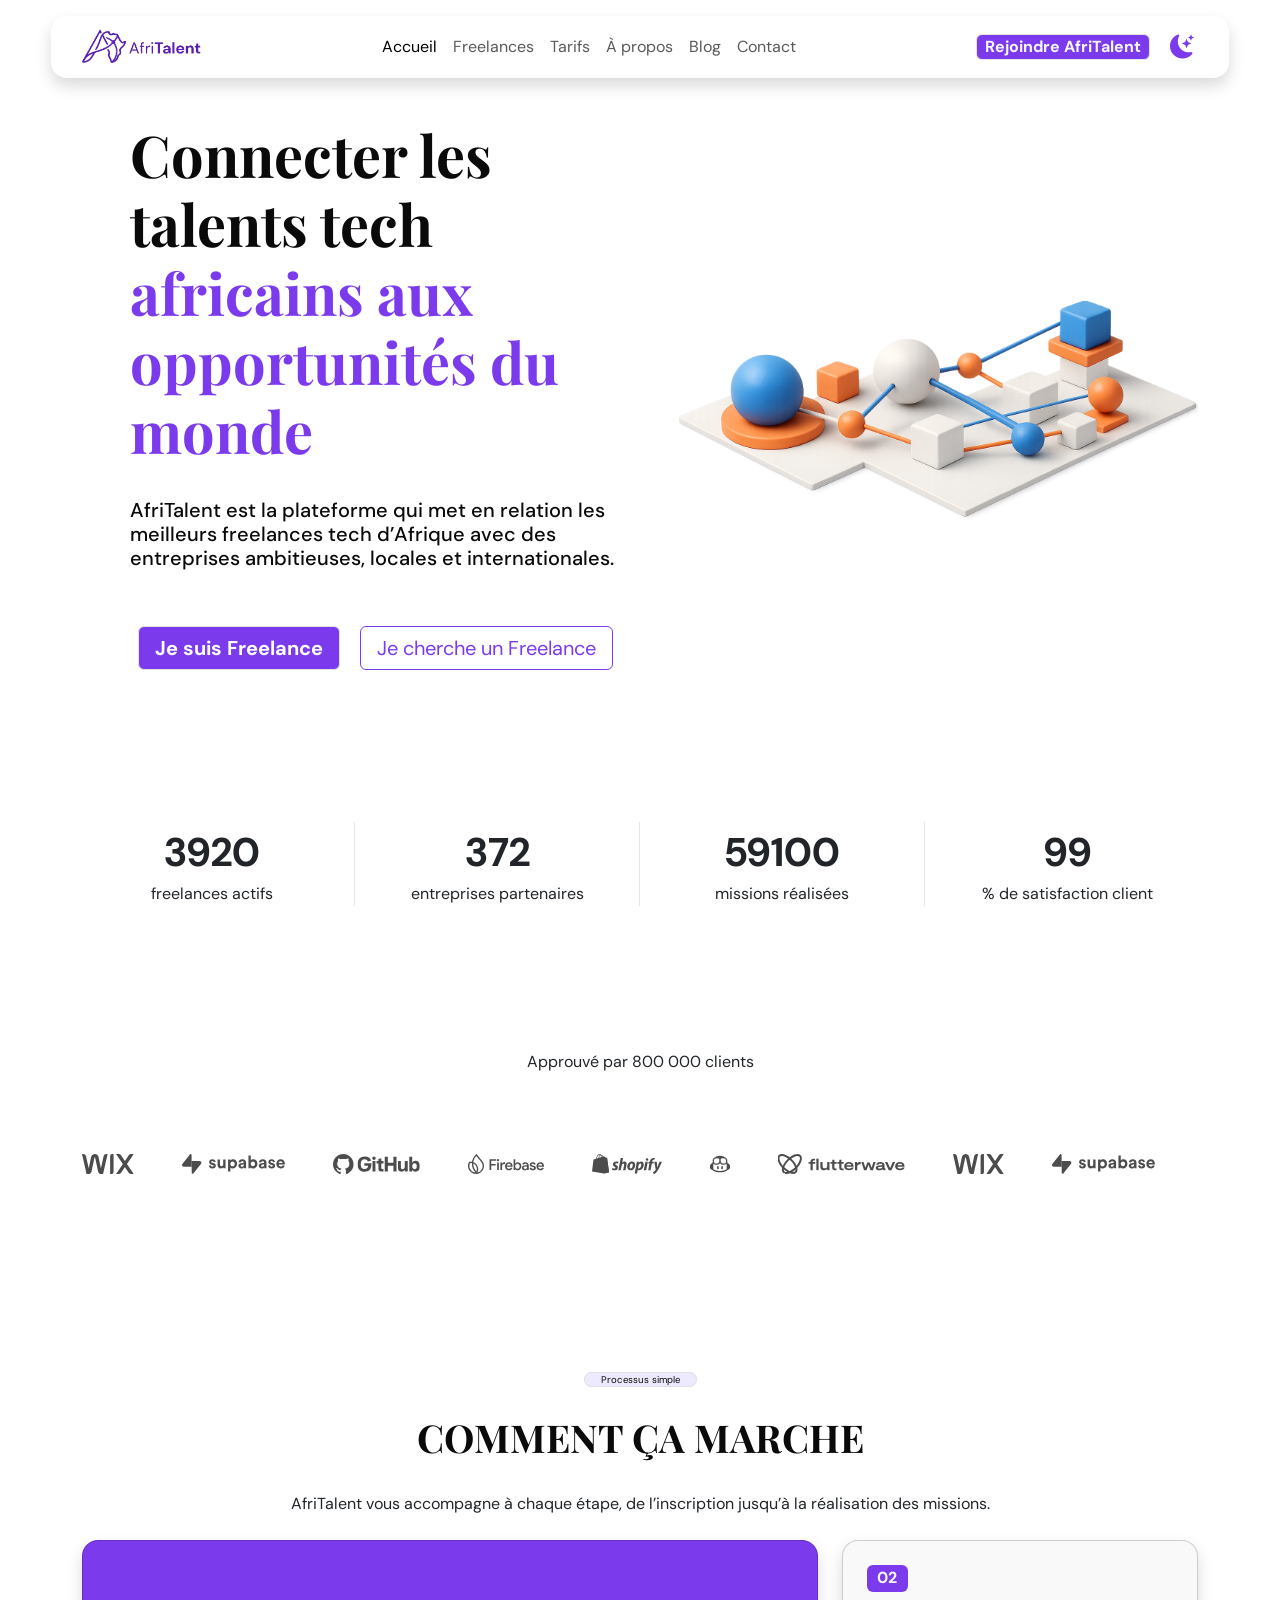
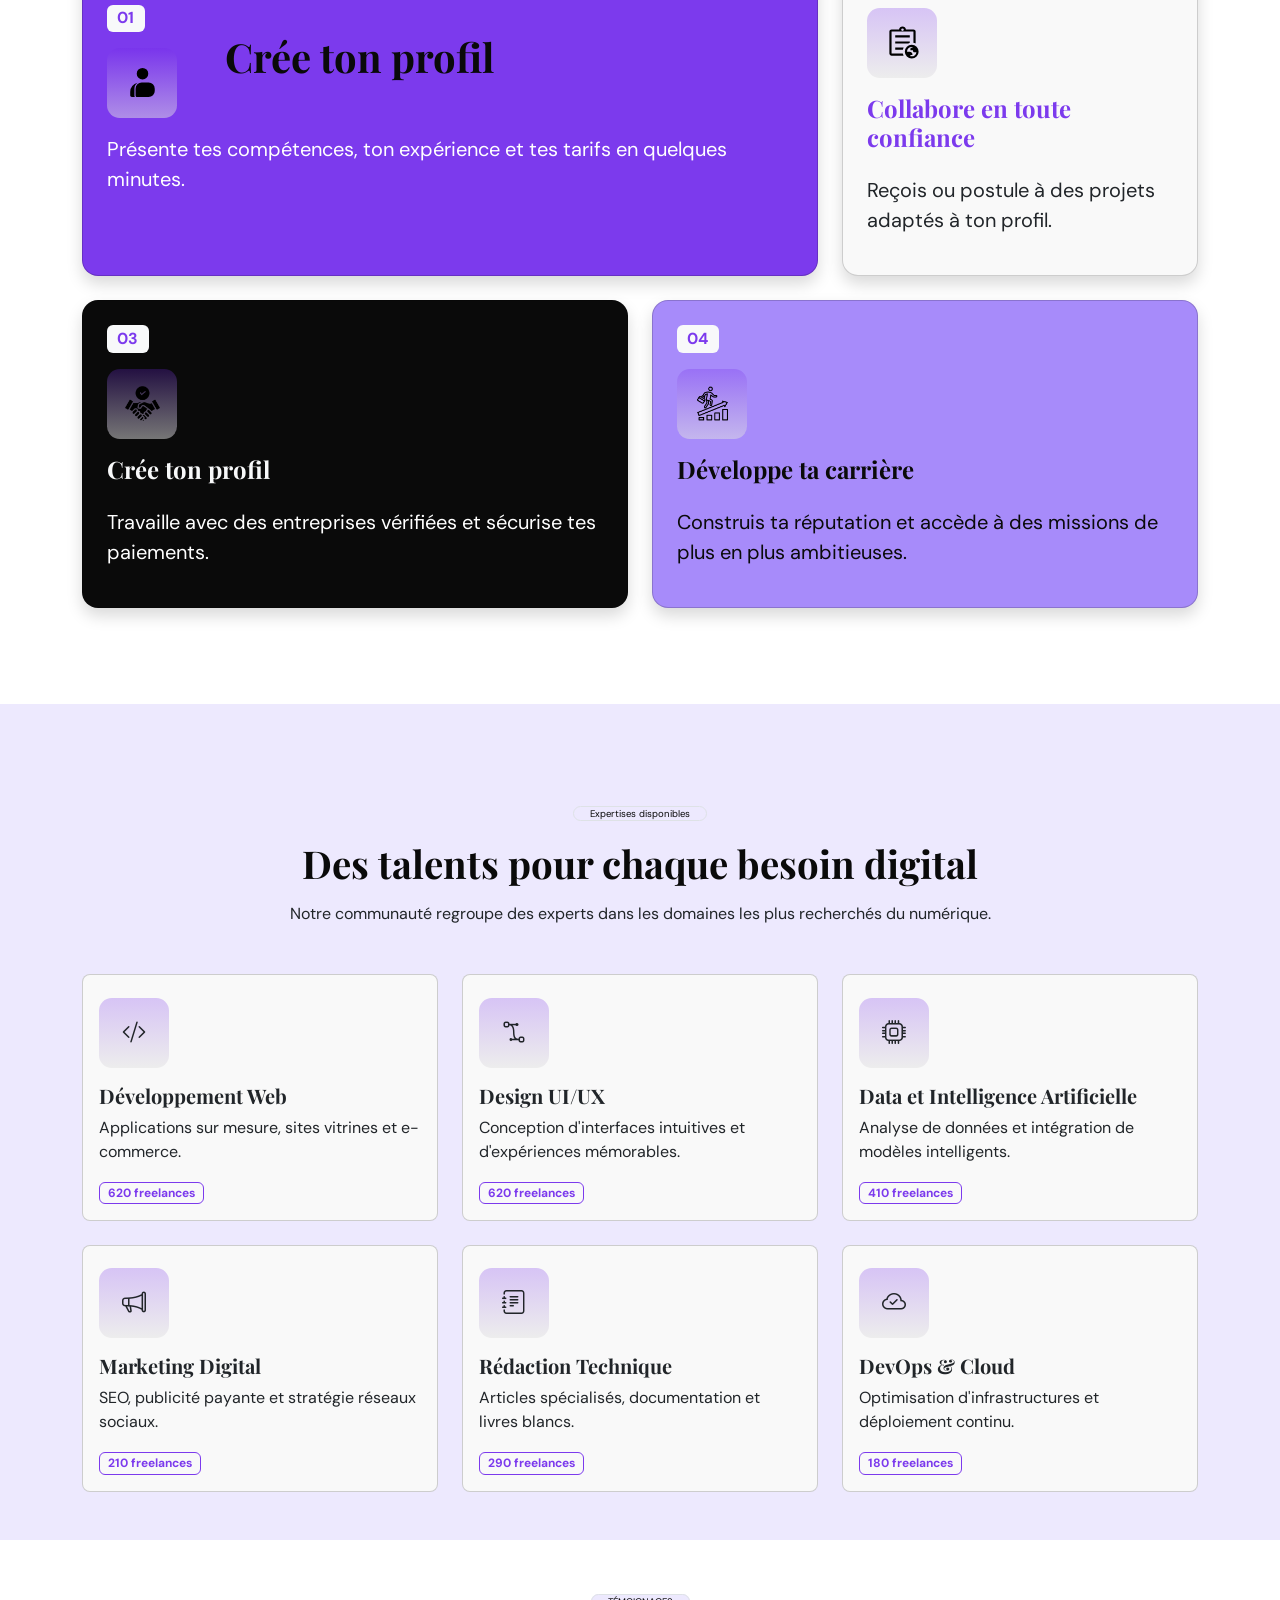
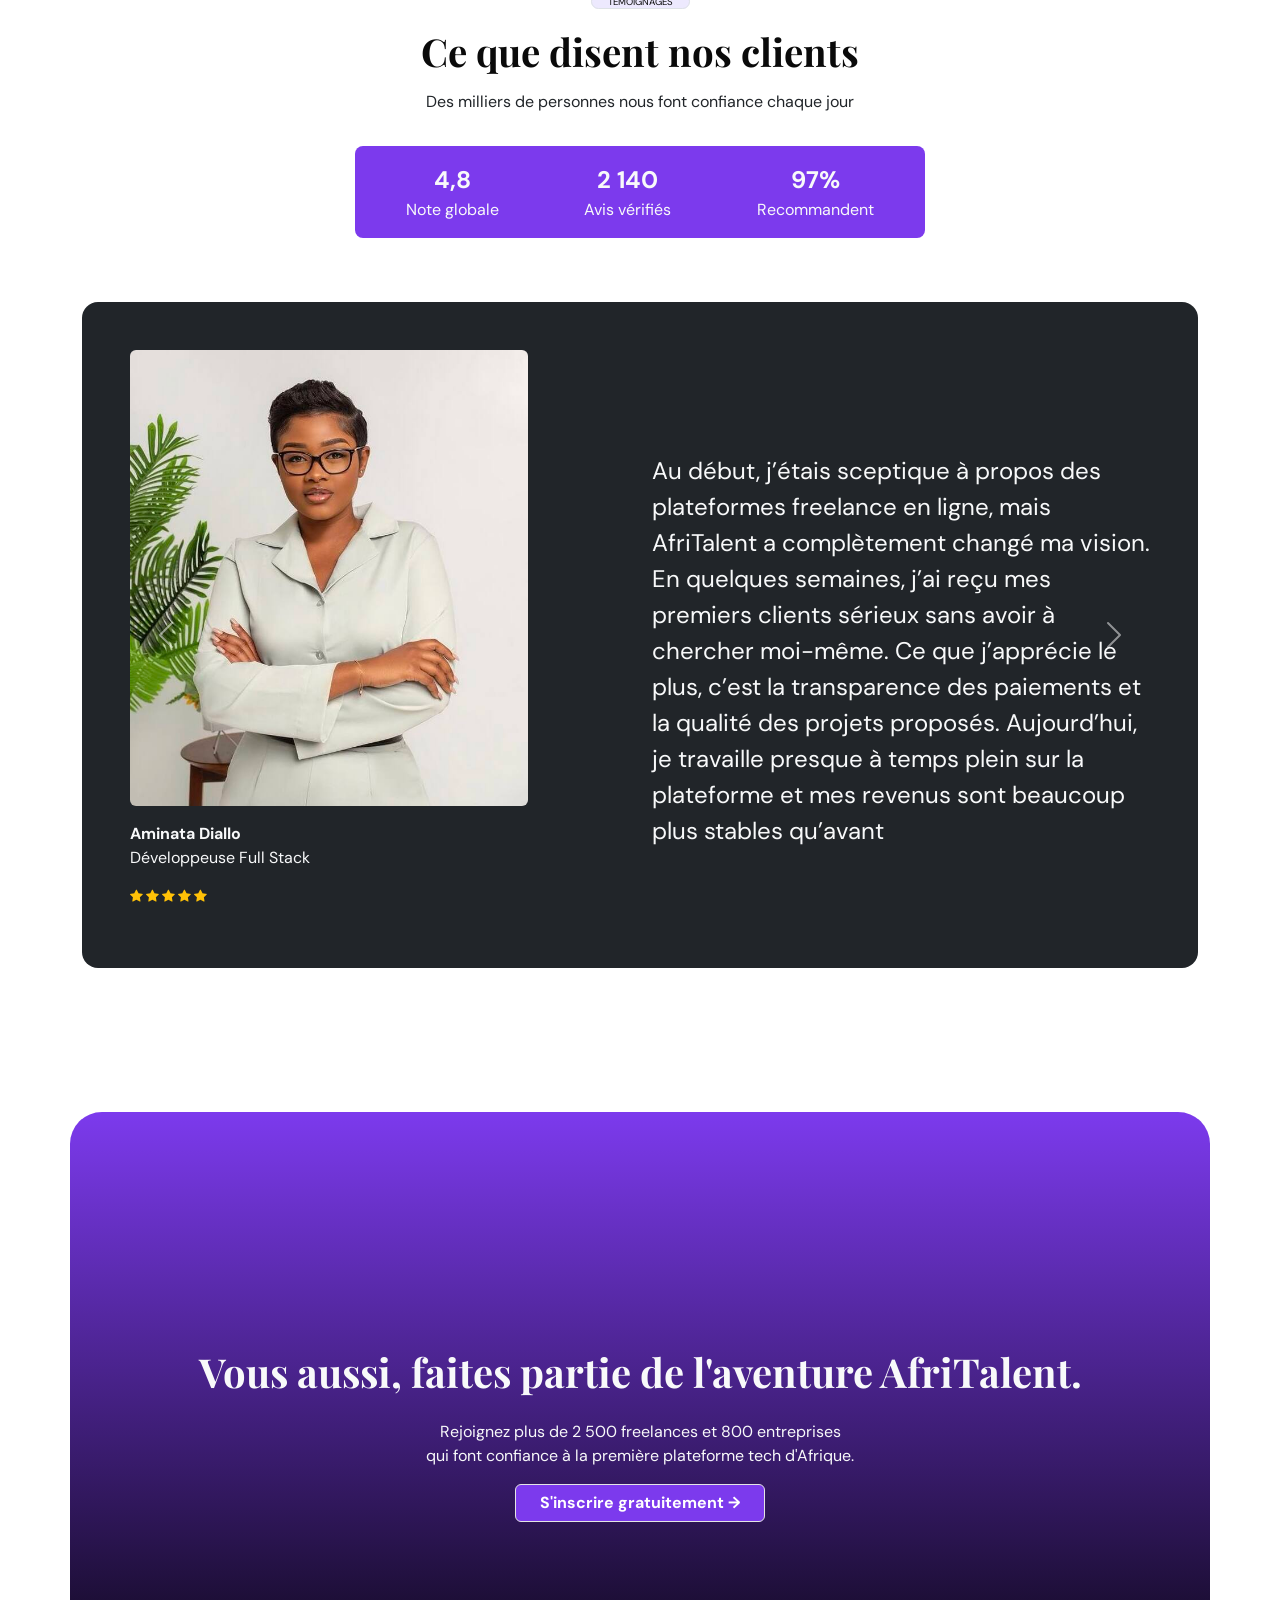
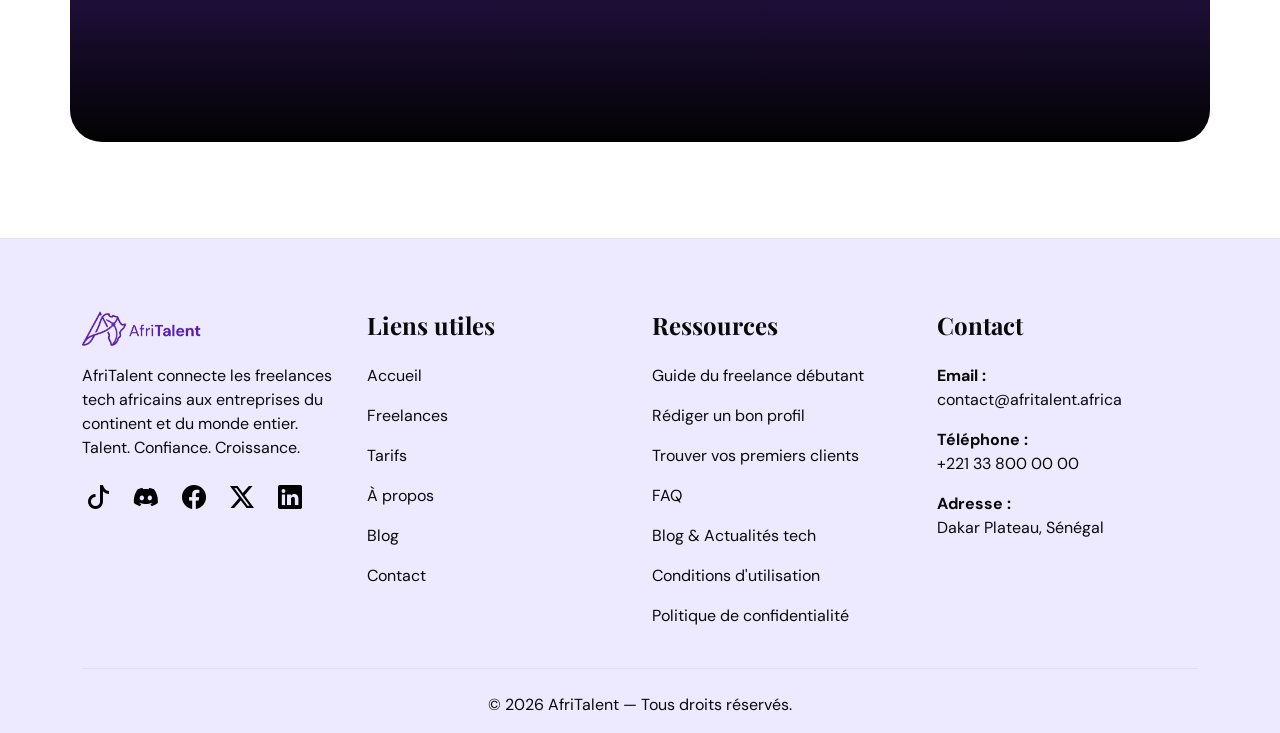
<file: index.html>
<!DOCTYPE html>
<html lang="fr">

<head>
    <meta charset="UTF-8">
    <meta name="viewport" content="width=device-width, initial-scale=1.0">
    <title>Aceuil</title>
    <link rel="stylesheet" href="https://cdn.jsdelivr.net/npm/bootstrap@5.3.8/dist/css/bootstrap.min.css">
    <link rel="stylesheet" href="https://cdn.jsdelivr.net/npm/bootstrap-icons@1.13.1/font/bootstrap-icons.min.css">
    <link rel="stylesheet" href="css/style.css" type="text/css">
    <link rel="icon" href="image/iconelogo.png" type="image/png">
</head>

<body>

    <!--=================================
     ====header site avec menu navigation
     ==================================== -->
    <header>
        <nav id="navbar"
            class="navbar navbar-expand-lg mt-3 shadow mx-auto navbar-light rounded-4 menu-glace fixed-top">
            <div class="container">
                <!-- logo  -->
                <a class="navbar-brand" href="index.html">
                    <img src="image/logo.png" alt="Afritalent">
                </a>

                <!-- menu burger  -->
                <button class="navbar-toggler" type="button" data-bs-toggle="collapse" data-bs-target="#navMenu"
                    aria-controls="navMenu" aria-expanded="false" aria-label="Toggle navigation">
                    <span class="navbar-toggler-icon"></span>
                </button>

                <div class="collapse navbar-collapse" id="navMenu">
                    <!-- lien de menu  -->
                    <ul class="navbar-nav mx-auto">
                        <li class="nav-item"><a class="nav-link active" href="#">Accueil</a></li>
                        <li class="nav-item"><a class="nav-link" href="freelances.html">Freelances</a>
                        </li>
                        <li class="nav-item"><a class="nav-link" href="tarifs.html">Tarifs</a></li>
                        <li class="nav-item"><a class="nav-link" href="about.html">À propos</a></li>
                        <li class="nav-item"><a class="nav-link" href="blog.html">Blog</a></li>
                        <li class="nav-item"><a class="nav-link" href="contact.html">Contact</a></li>
                    </ul>
                    <div class="nav-item rounded-2 btn-primary list-unstyled px-2 mx-3">
                        <a class="nav-link  fs-6 text-light" href="auth.html">Rejoindre AfriTalent</a>
                    </div>
                    <!-- bouton rejoindre et darkmod  -->
                    <button id="darkmod" class="bg-transparent fs-4 px-1 border-0">
                        <i class="bi bi-moon-stars-fill text-primary"></i>
                    </button>
                </div>
            </div>
        </nav>
    </header>

    <!-- contenut  -->
    <main>
        <!--===================
         section acceuile 
         ======================  -->
        <section>
            <div class="container">
                <div class="row align-items-center ps-5">
                    <div class="col-12 col-lg-6 col-md-6 my-5">
                        <h1 class="py-4 fw-bold">Connecter les talents tech <span class="text-primary">africains aux
                                opportunités du monde</span></h1>
                        <h2 class="fs-5 pHero">AfriTalent est la plateforme qui met en relation les meilleurs freelances
                            tech
                            d’Afrique avec
                            des
                            entreprises ambitieuses, locales et internationales.</h2>
                        <div class="my-5">
                            <a href="auth.html" class="px-3 m-2 btn btn-primary fs-5">Je suis Freelance</a>
                            <a href="auth.html  " class="px-3 m-2 btn btn-outline-primary fs-5">Je cherche un
                                Freelance</a>
                        </div>
                    </div>

                    <!-- image acceuill -->
                    <div class="col-12 col-sm-6 col-md-6">
                        <img src="image/home.png" class="img-fluid img-home-index" alt="Macbook AfriTalent">
                    </div>
                </div>

                <!-- compteur -->
                <div class="row my-5 justify-content-center ">
                    <div class="col-12 col-sm-6  bc col-md-3 d-flex flex-column align-items-center">
                        <span class="fs-1 fw-bold nbrIncrementer" data-target="3906">0</span>
                        <span>freelances actifs</span>
                    </div>
                    <div class="col-12 col-sm-6 col-md-3 d-flex bc flex-column align-items-center">
                        <span class="fs-1 fw-bold nbrIncrementer" data-target="369">0</span>
                        <span>entreprises partenaires</span>
                    </div>
                    <div class="col-12 col-sm-6 col-md-3 d-flex bc flex-column align-items-center">
                        <span class="fs-1 fw-bold nbrIncrementer" data-target="59089">0</span>
                        <span>missions réalisées</span>
                    </div>
                    <div class="col-12 col-sm-6 col-md-3 d-flex  flex-column align-items-center">
                        <span class="fs-1 fw-bold nbrIncrementer" data-target="98.9">0</span>
                        <span>% de satisfaction client</span>
                    </div>
                </div>
            </div>
        </section>

        <!-- ==========================
         section marque 
         ============================== -->
        <section>
            <h2 class="d-none">Avertissement</h2>
            <div class="container d-flex justify-content-center gap-3 flex-column sectionMarque ">

                <div>
                    <div class="text-center">
                        <p>
                            Approuvé par 800 000
                            clients
                        </p>
                        <!-- <span class="text-center px-3 rounded-5 txtSpan fw-bol border w-50">Approuvé par 800 000
                            clients</span> -->
                    </div>
                </div>

                <!-- marque appprouve avec animation keyframe-->
                <div class="my-5 overflow-hidden marque-approuve">
                    <div class="d-flex marq-aprv gap-5">

                        <img src="image/wix.svg" alt="wix">
                        <img src="image/supabase.svg" alt="supabase">
                        <img src="image/github.svg" alt="github">
                        <img src="image/firbase.svg" alt="firbase">
                        <img src="image/shopify.svg" alt="shopify">
                        <img src="image/Copilot.svg" alt="copilot">
                        <img src="image/flutterwave.svg" alt="flutterwave">

                        <img src="image/wix.svg" alt="wix">
                        <img src="image/supabase.svg" alt="supabase">
                        <img src="image/github.svg" alt="github">
                        <img src="image/firbase.svg" alt="firbase">
                        <img src="image/shopify.svg" alt="shopify">
                        <img src="image/Copilot.svg" alt="copilot">
                        <img src="image/flutterwave.svg" alt="flutterwave">

                        <img src="image/wix.svg" alt="wix">
                        <img src="image/supabase.svg" alt="supabase">
                        <img src="image/github.svg" alt="github">
                        <img src="image/firbase.svg" alt="firbase">
                        <img src="image/shopify.svg" alt="shopify">
                        <img src="image/Copilot.svg" alt="copilot">
                        <img src="image/flutterwave.svg" alt="flutterwave">

                        <img src="image/wix.svg" alt="wix">
                        <img src="image/supabase.svg" alt="supabase">
                        <img src="image/github.svg" alt="github">
                        <img src="image/firbase.svg" alt="firbase">
                        <img src="image/shopify.svg" alt="shopify">
                        <img src="image/Copilot.svg" alt="copilot">
                        <img src="image/flutterwave.svg" alt="flutterwave">
                    </div>
                </div>
            </div>

        </section>

        <!-- =========================
        section etatpinscription
        =============================== -->
        <section>
            <div class="container py-5">
                <div>
                    <div class="text-center mx-5">
                        <span class="text-center px-3 rounded-5 txtSpan fw-bol border w-50">Processus
                            simple</span>
                        <h2 class=" text-center m-3 fw-bold py-2">
                            COMMENT ÇA MARCHE
                        </h2>
                        <p class="py-2">
                            AfriTalent vous accompagne à chaque étape, de l’inscription jusqu’à la réalisation des
                            missions.
                        </p>
                    </div>

                    <!-- bento etape d'incription -->
                    <div class="bento-index">

                        <div class="card1">
                            <div class="card h-100 rounded-4 shadow process">
                                <div class="card-body py-5 px-4">
                                    <div class="d-flex align-items-center gap-5 py-3">
                                        <div class="d-flex flex-column justify-content-center">
                                            <div>
                                                <span class="badge bg-light text-primary mb-3 fs-6">01</span>
                                            </div>
                                            <div class="imgprocess">
                                                <img src="image/user.svg" class="card-img-top" alt="Crée ton profil">
                                            </div>
                                        </div>
                                        <h2 class="fs-1 fw-bold py-3">Crée ton profil</h2>
                                    </div>
                                    <p class="fs-5">Présente tes compétences, ton expérience et tes tarifs en quelques
                                        minutes.</p>
                                </div>
                            </div>
                        </div>

                        <div class="card2">
                            <div class="card  rounded-4 shadow process">
                                <div class="card-body p-4">
                                    <span class="badge bg-primary text-light mb-3 fs-6">02</span>
                                    <div class="imgprocess">
                                        <img src="image/missions.svg" alt="Trouve des missions profil">
                                    </div>
                                    <h2 class="fs-4 fw-bold text-primary py-3">Collabore en toute confiance</h2>
                                    <p class="fs-5">Reçois ou postule à des projets adaptés à ton profil.</p>
                                </div>
                            </div>
                        </div>

                        <div class="card3">
                            <div class="card  rounded-4 shadow process">
                                <div class="card-body p-4">
                                    <span class="badge bg-light text-primary mb-3 fs-6">03</span>
                                    <div class="imgprocess">
                                        <img src="image/confiance.png" alt="Collabore en toute confiance profil">
                                    </div>
                                    <h2 class="fs-4 fw-bold py-3 text-light">Crée ton profil</h2>
                                    <p class="fs-5">Travaille avec des entreprises vérifiées et sécurise tes paiements.
                                    </p>
                                </div>
                            </div>
                        </div>

                        <div class="card4">
                            <div class="card rounded-4 shadow process ">
                                <div class="card-body p-4">
                                    <span class="badge bg-light text-primary mb-3 fs-6">04</span>
                                    <div class="imgprocess">
                                        <img src="image/progres.png" alt=" Développe ta carrière de freelance">
                                    </div>
                                    <h2 class="fs-4 fw-bold  py-3">Développe ta carrière</h2>
                                    <p class="fs-5">Construis ta réputation et accède à des missions de
                                        plus
                                        en plus
                                        ambitieuses.</p>
                                </div>
                            </div>
                        </div>
                    </div>
                </div>
            </div>
        </section>


        <!-- ================================
          section services disponible 
          =================================== -->
        <section class="service">
            <div class="container">
                <div>
                    <div class="text-center m-5">
                        <span class="text-center px-3 rounded-5 txtSpan fw-bol border w-50">Expertises
                            disponibles</span>
                        <h2 class=" text-center m-3 fw-bold">Des talents pour chaque besoin digital</h2>
                        <p>Notre communauté regroupe des experts dans les domaines les plus recherchés du numérique.</p>
                    </div>
                    <div class="row g-4">

                        <div class="col-12 col-lg-4 col-md-4 categorie">
                            <div class="card cardInServ rounded-3">
                                <div class="mx-3 iconefonct">
                                    <i class="bi bi-code-slash fs-4"></i>
                                </div>
                                <div class="card-body">
                                    <h2 class="fs-5 card-title fw-bold">Développement Web</h2>
                                    <p>Applications sur mesure, sites vitrines et e-commerce.</p>
                                    <span class="card-text badge text-primary border border-primary"><data
                                            value="620">620
                                        </data>freelances</span>
                                </div>
                            </div>
                        </div>

                        <div class=" col-12 col-lg-4 col-md-4 categorie">
                            <div class="card cardInServ rounded-3">
                                <div class="mx-3 iconefonct ">
                                    <i class="bi bi-bezier2 fs-4"></i>
                                </div>
                                <div class="card-body">
                                    <h2 class="fs-5 card-title fw-bold">Design UI/UX</h2>
                                    <p>Conception d'interfaces intuitives et d'expériences mémorables.</p>
                                    <span class="card-text badge text-primary border border-primary"><data
                                            value="620">620
                                        </data>freelances</span>
                                </div>
                            </div>
                        </div>

                        <div class="col-12 col-lg-4 col-md-4 categorie">
                            <div class="card cardInServ rounded-3">
                                <div class="mx-3 iconefonct">
                                    <i class="bi bi-cpu fs-4"></i>
                                </div>
                                <div class="card-body">
                                    <h2 class="fs-5 card-title fw-bold">Data et Intelligence Artificielle</h2>
                                    <p>Analyse de données et intégration de modèles intelligents.</p>
                                    <span class="card-text  badge text-primary border border-primary"><data
                                            value="620">410
                                        </data>freelances</span>
                                </div>
                            </div>
                        </div>

                        <div class="col-12 col-lg-4 col-md-4 categorie">
                            <div class="card cardInServ rounded-3">
                                <div class="mx-3 iconefonct">
                                    <i class="bi bi-megaphone fs-4"></i>
                                </div>
                                <div class="card-body">
                                    <h2 class="fs-5 card-title fw-bold">Marketing Digital</h2>
                                    <p>SEO, publicité payante et stratégie réseaux sociaux.</p>
                                    <span class="card-text badge text-primary border border-primary"><data
                                            value="620">210
                                        </data>freelances</span>
                                </div>
                            </div>
                        </div>

                        <div class="col-12 col-lg-4 col-md-4 categorie">
                            <div class="card cardInServ rounded-3">
                                <div class="mx-3 iconefonct">
                                    <i class="bi bi-journal-text fs-4"></i>
                                </div>
                                <div class="card-body">
                                    <h2 class="fs-5 card-title fw-bold">Rédaction Technique</h2>
                                    <p>Articles spécialisés, documentation et livres blancs.</p>
                                    <span class="card-text badge text-primary border border-primary"><data
                                            value="620">290
                                        </data>freelances</span>
                                </div>
                            </div>
                        </div>

                        <div class="col-12 col-lg-4 col-md-4s categorie">
                            <div class="card cardInServ rounded-3">
                                <div class="mx-3 iconefonct">
                                    <i class="bi bi-cloud-check fs-4"></i>
                                </div>
                                <div class="card-body">
                                    <h2 class="fs-5 card-title fw-bold">DevOps & Cloud</h2>
                                    <p>Optimisation d'infrastructures et déploiement continu.</p>
                                    <span class="card-text badge text-primary border border-primary"><data
                                            value="620">180
                                        </data>freelances</span>
                                </div>
                            </div>
                        </div>

                    </div>
                </div>
            </div>
        </section>

        <!-- =========================
         section avis client
         ============================= -->
        <section>
            <div class="container">
                <div class="text-center">
                    <span class="text-center px-3 rounded-5 txtSpan fw-bol border w-50">TÉMOIGNAGES</span>
                    <h2 class="text-center m-3 fw-bold">Ce que disent nos clients</h2>
                    <p>Des milliers de personnes nous font confiance chaque jour</p>
                </div>
                <div class="row justify-content-center pb-5">
                    <div class="flex-wrap gap-3 m-3 d-flex bg-primary w-50 rounded-3 p-3 justify-content-around">
                        <div class="d-flex text-light flex-column align-items-center">
                            <data class="fs-4 fw-bold" value="4.8">4,8</data>
                            <span>Note globale</span>
                        </div>
                        <div class="d-flex text-light flex-column align-items-center">
                            <data class="fs-4 fw-bold" value="2140">2 140</data>
                            <span>Avis vérifiés</span>
                        </div>
                        <div class="d-flex text-light flex-column  align-items-center">
                            <data class="fs-4 fw-bold" value="97">97%</data>
                            <span>Recommandent</span>
                        </div>
                    </div>
                </div>

                <div class="carousel slide" data-bs-ride="carousel" id="avisclient">
                    <div class="carousel-inner p-5 bg-dark rounded-4">
                        <div class="imgavis carousel-item active">
                            <div class="row">
                                <div class=" col-12 col-lg-6 col-md-6">
                                    <img class="rounded-2" src="image/avis1.jpg" alt="Aminata Diallo">
                                    <div class="d-flex flex-column pt-3 text-light fs-6">
                                        <strong>Aminata Diallo</strong>
                                        <span>Développeuse Full Stack</span>
                                        <div class="text-warning py-3">
                                            <i class="bi bi-star-fill"></i>
                                            <i class="bi bi-star-fill"></i>
                                            <i class="bi bi-star-fill"></i>
                                            <i class="bi bi-star-fill"></i>
                                            <i class="bi bi-star-fill"></i>
                                        </div>
                                    </div>
                                </div>
                                <div class=" col-12 col-lg-6 col-md-6 d-flex align-items-center">
                                    <p class="text-light fs-4 pt-5">
                                        Au début, j’étais sceptique à propos des plateformes freelance en ligne, mais
                                        AfriTalent a complètement changé ma vision. En quelques semaines, j’ai reçu mes
                                        premiers clients sérieux sans avoir à chercher moi-même. Ce que j’apprécie le
                                        plus, c’est la transparence des paiements et la qualité des projets proposés.
                                        Aujourd’hui, je travaille presque à temps plein sur la plateforme et mes revenus
                                        sont beaucoup plus stables qu’avant
                                    </p>
                                </div>
                            </div>
                        </div>

                        <div class="imgavis carousel-item">
                            <div class="row">
                                <div class=" col-12 col-lg-6 col-md-6">
                                    <img class="rounded-2" src="image/avis2.jpg" alt="Fatou Ndiaye">
                                    <div class="d-flex flex-column pt-3 text-light fs-6">
                                        <strong>Fatou Ndiaye</strong>
                                        <span> Rédactrice Web</span>
                                        <div class="text-warning py-3">
                                            <i class="bi bi-star-fill"></i>
                                            <i class="bi bi-star-fill"></i>
                                            <i class="bi bi-star-fill"></i>
                                            <i class="bi bi-star-fill"></i>
                                            <i class="bi bi-star-fill"></i>
                                        </div>
                                    </div>
                                </div>
                                <div class=" col-12 col-lg-6 col-md-6 d-flex align-items-center">
                                    <p class="text-light fs-4 pt-5">
                                        Je cherchais une solution pour mon activité de design graphique, car les réseaux
                                        sociaux ne me rapportaient pas assez de clients fiables. Avec AfriTalent, j’ai
                                        pu accéder à des entreprises qui recherchent vraiment des professionnels
                                        qualifiés. Le système est simple, les missions sont claires et surtout les
                                        paiements sont rapides. C’est devenu ma source principale de revenus.
                                    </p>
                                </div>
                            </div>
                        </div>

                        <div class="imgavis carousel-item">
                            <div class="row">
                                <div class=" col-12 col-lg-6 col-md-6">
                                    <img class="rounded-2" src="image/avis5.jpg" alt="Ibrahima Sarr">
                                    <div class="d-flex flex-column pt-3 text-light fs-6">
                                        <strong>Ibrahima Sarr</strong>
                                        <span>Designer UI/UX</span>
                                        <div class="text-warning py-3">
                                            <i class="bi bi-star-fill"></i>
                                            <i class="bi bi-star-fill"></i>
                                            <i class="bi bi-star-fill"></i>
                                            <i class="bi bi-star-fill"></i>
                                            <i class="bi bi-star-fill"></i>
                                        </div>
                                    </div>
                                </div>
                                <div class=" col-12 col-lg-6 col-md-6 d-flex align-items-center">
                                    <p class="text-light fs-4 pt-5">
                                        Ce que j’aime avec AfriTalent, c’est la sécurité et la régularité. Avant, je
                                        travaillais avec des clients qui payaient en retard ou disparaissaient.
                                        Maintenant, tout est structuré et encadré. J’ai même pu augmenter mes tarifs
                                        grâce à la visibilité que j’ai obtenue sur la plateforme. C’est clairement un
                                        outil qui aide les freelances africains à passer au niveau supérieur.
                                    </p>
                                </div>
                            </div>
                        </div>
                    </div>

                    <button class="carousel-control-prev" data-bs-target="#avisclient" data-bs-slide="prev"
                        type="button">
                        <span class="carousel-control-prev-icon"></span>
                    </button>
                    <button class="carousel-control-next" data-bs-target="#avisclient" data-bs-slide="next"
                        type="button">
                        <span class="carousel-control-next-icon"></span>
                    </button>
                </div>

            </div>
        </section>

        <!--=======================================
          =====================cta final===========
          =========================================-->
        <section class="m-5">
            <div class="container  ctaindex bg-primary rounded-5 d-flex justify-content-center align-items-center">
                <div class="text-center text-light flex-wrap">
                    <h2 class="fw-bold text-light py-3 fs-1">Vous aussi, faites partie de l'aventure AfriTalent.</h2>
                    <p class="fw-bol ">
                        Rejoignez plus de 2 500 freelances et 800 entreprises <br>
                        qui font confiance à la première plateforme tech d'Afrique.
                    </p>
                    <a href="auth.html" class="btn btn-primary px-4 pw-2">S'inscrire gratuitement →</a>
                </div>
            </div>
        </section>
    </main>

    <footer>
        <div class="container-fluid">
            <div class="container ">
                <div class="row mt-4 pt-5">
                    <!-- a propos -->
                    <div class="col-12 col-lg-3 col-md-4">
                        <a href="#" class="navbar-brand">
                            <img src="image/logo.png" alt="Afritalent">
                        </a>
                        <p class="my-3 fin">
                            AfriTalent connecte les freelances tech africains aux entreprises
                            du continent et du monde entier. Talent. Confiance. Croissance.
                        </p>
                        <div class="d-flex gap-3 liensociale">
                            <a href="#" class="fs-4 p-1 rounded-circle ">
                                <i class="bi bi-tiktok text-black"></i>
                            </a>
                            <a href="#" class="fs-4 p-1 rounded-circle ">
                                <i class="bi bi-discord text-black"></i>
                            </a>
                            <a href="#" class="fs-4 p-1 rounded-circle ">
                                <i class="bi bi-facebook text-black"></i>
                            </a>
                            <a href="#" class="fs-4 p-1 rounded-circle ">
                                <i class="bi bi-twitter-x text-black"></i>
                            </a>
                            <a href="#" class="fs-4 p-1 rounded-circle ">
                                <i class="bi bi-linkedin text-black"></i>
                            </a>
                        </div>
                    </div>

                    <!-- Liens utiles -->
                    <div class="col-12 col-lg-3 col-md-4">
                        <h2 class="fs-4 fw-bold mb-4 fin">Liens utiles</h2>
                        <ul class="list-unstyled animationfooter d-flex flex-column gap-3">
                            <li><a href="#" class="fin">Accueil</a></li>
                            <li><a href="freelances.html" class="fin">Freelances</a></li>
                            <li><a href="tarifs.html" class="fin">Tarifs</a></li>
                            <li><a href="about.html" class="fin">À propos</a></li>
                            <li><a href="blog.html" class="fin">Blog</a></li>
                            <li><a href="contact.html">Contact</a></li>
                        </ul>
                    </div>

                    <!-- Ressources -->
                    <div class="col-12 col-lg-3 col-md-4">
                        <h2 class="fs-4 fw-bold mb-4 fin">Ressources</h2>
                        <ul class="list-unstyled animationfooter d-flex flex-column gap-3">
                            <li><a href="blog.html" class="py-2 fin">Guide du freelance débutant</a></li>
                            <li><a href="#" class="py-2 fin">Rédiger un bon profil</a></li>
                            <li><a href="#" class="py-2 fin">Trouver vos premiers clients</a></li>
                            <li><a href="index.html" class="py-2 fin">FAQ</a></li>
                            <li><a href="blog.html" class="py-2 fin">Blog & Actualités tech</a></li>
                            <li><a href="#" class="py-2 fin">Conditions d'utilisation</a></li>
                            <li><a href="#" class="py-5 fin">Politique de confidentialité</a></li>
                        </ul>
                    </div>
                    <div class="col-12 col-lg-3 col-md-4">
                        <div>
                            <h2 class="fs-4 fw-bold mb-4 fin">Contact</h2>
                            <address>
                                <p class="fin"><strong>Email :</strong><br> contact@afritalent.africa</p>
                                <p class="fin"><strong>Téléphone :</strong><br> +221 33 800 00 00</p>
                                <p class="fin"><strong>Adresse :</strong><br> Dakar Plateau, Sénégal</p>
                            </address>
                        </div>
                    </div>
                    <div>
                        <div class="text-center mt-4 border-1 pt-4 border-top">
                            <p class="fin">© 2026 AfriTalent — Tous droits réservés.</p>
                        </div>
                    </div>
                </div>
            </div>
        </div>
    </footer>
    <div class="fixed-bottom d-flex btnRemonte">
        <button id="btnRemonte" class="ms-auto fs-4 px-2 py-1 bg-primary text-light rounded-3 border-0 fw-bold "><i
                class="bi bi-arrow-up"></i>
        </button>
    </div>

    <script src="https://cdn.jsdelivr.net/npm/bootstrap@5.3.8/dist/js/bootstrap.bundle.min.js"
        integrity="sha384-FKyoEForCGlyvwx9Hj09JcYn3nv7wiPVlz7YYwJrWVcXK/BmnVDxM+D2scQbITxI"
        crossorigin="anonymous"></script>
    <script src="js/main.js"></script>
</body>

</html>
</file>
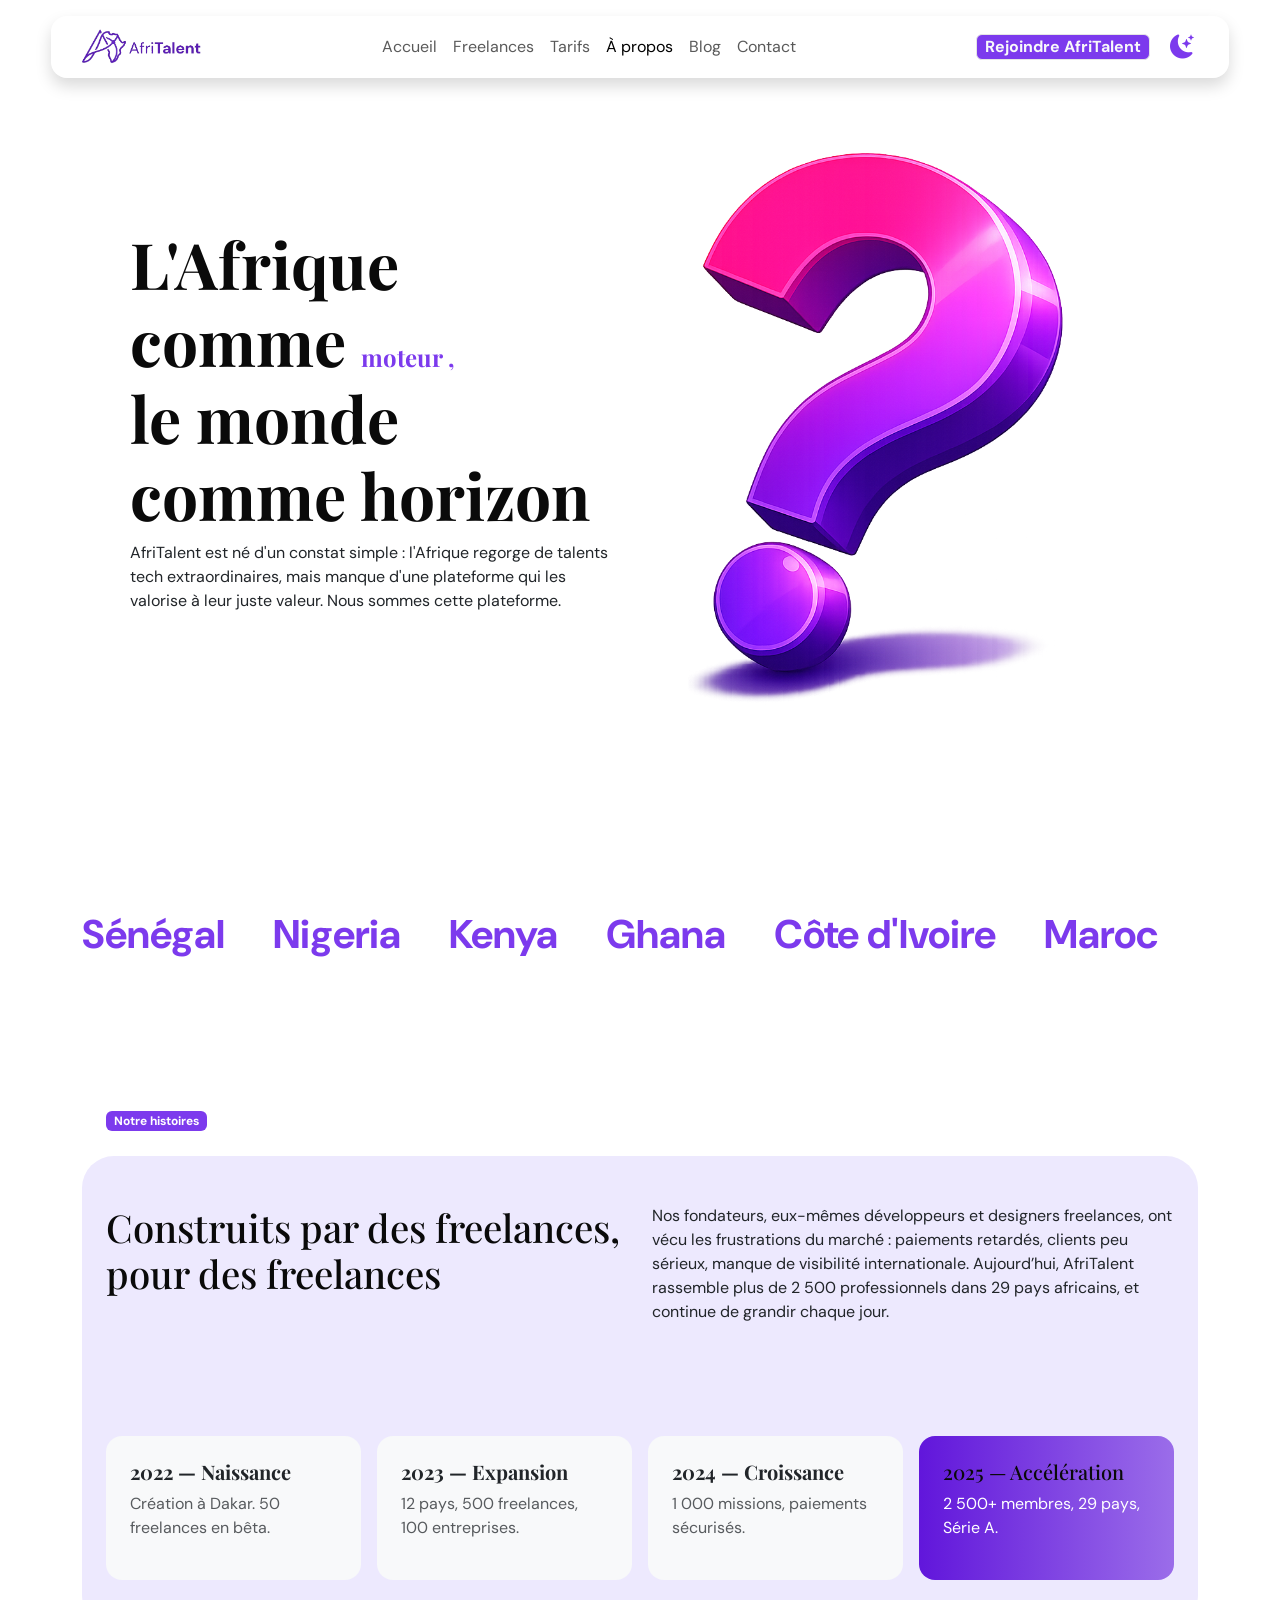
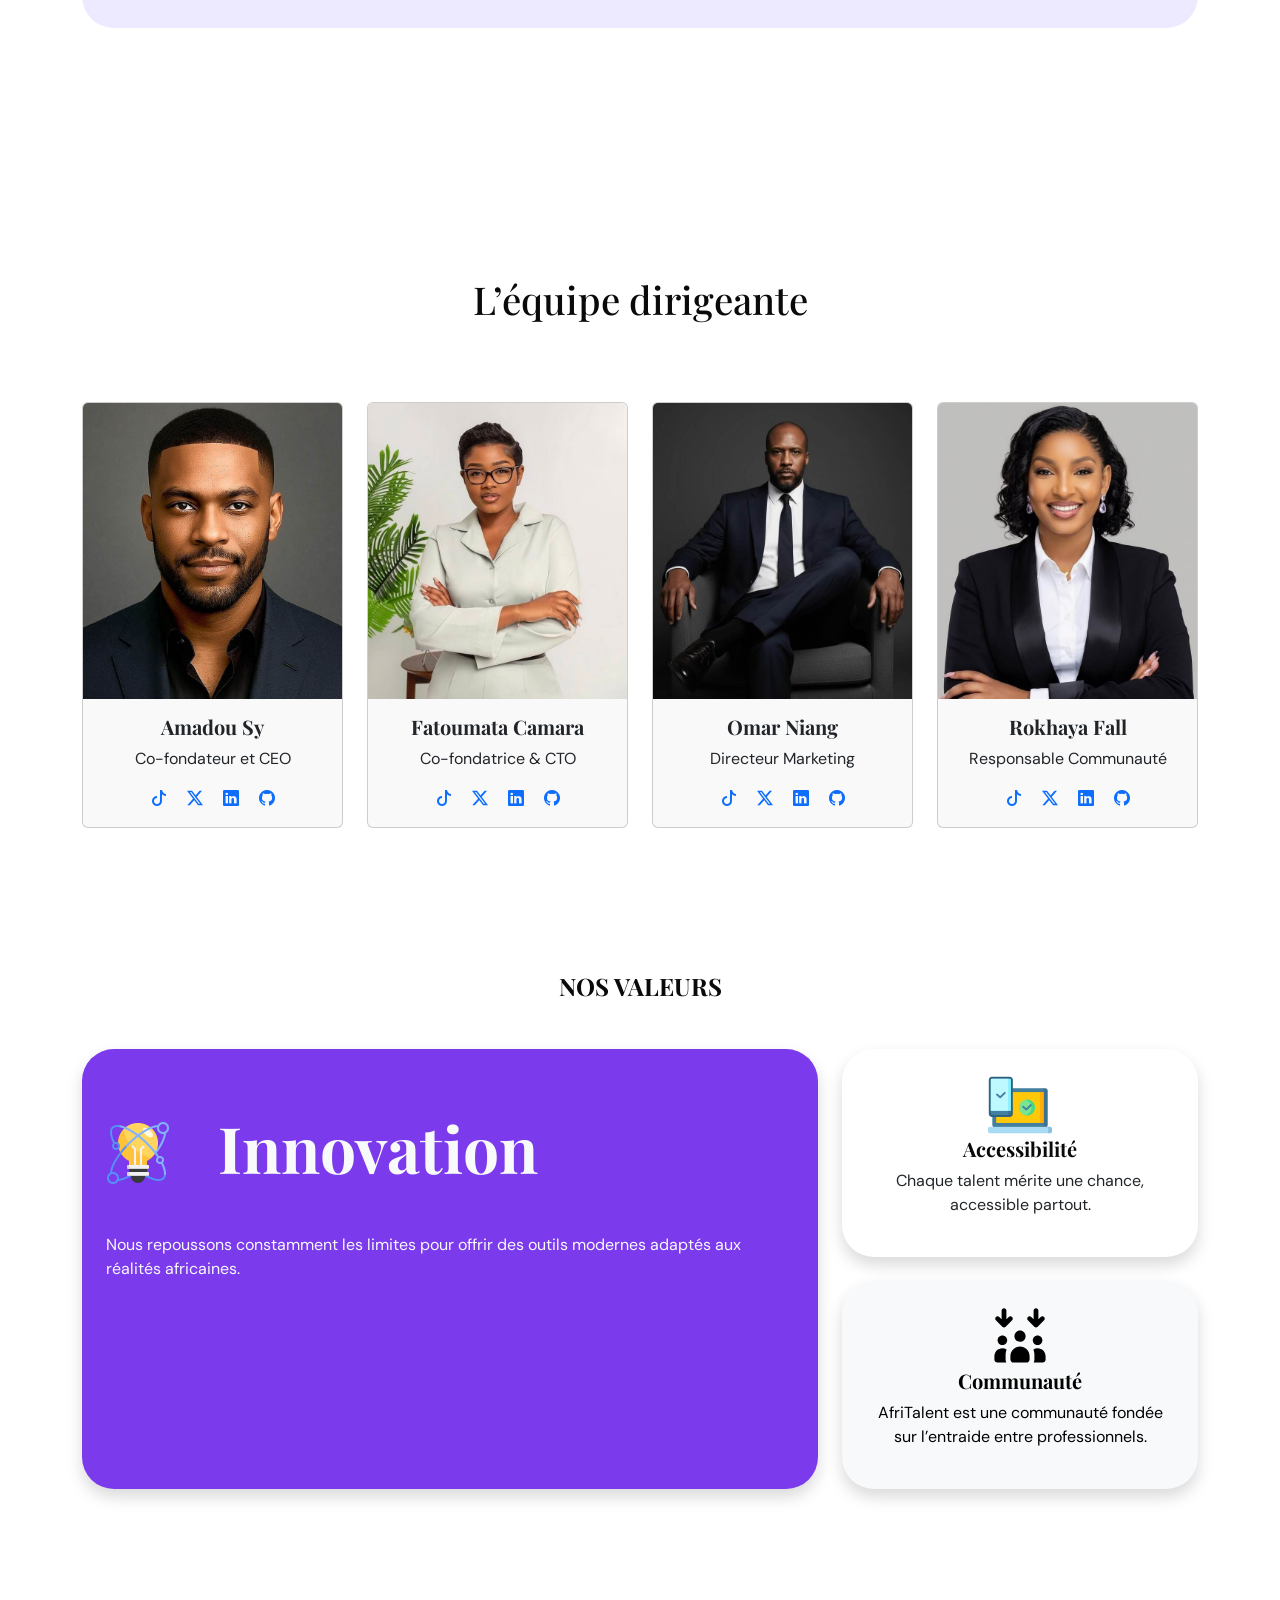
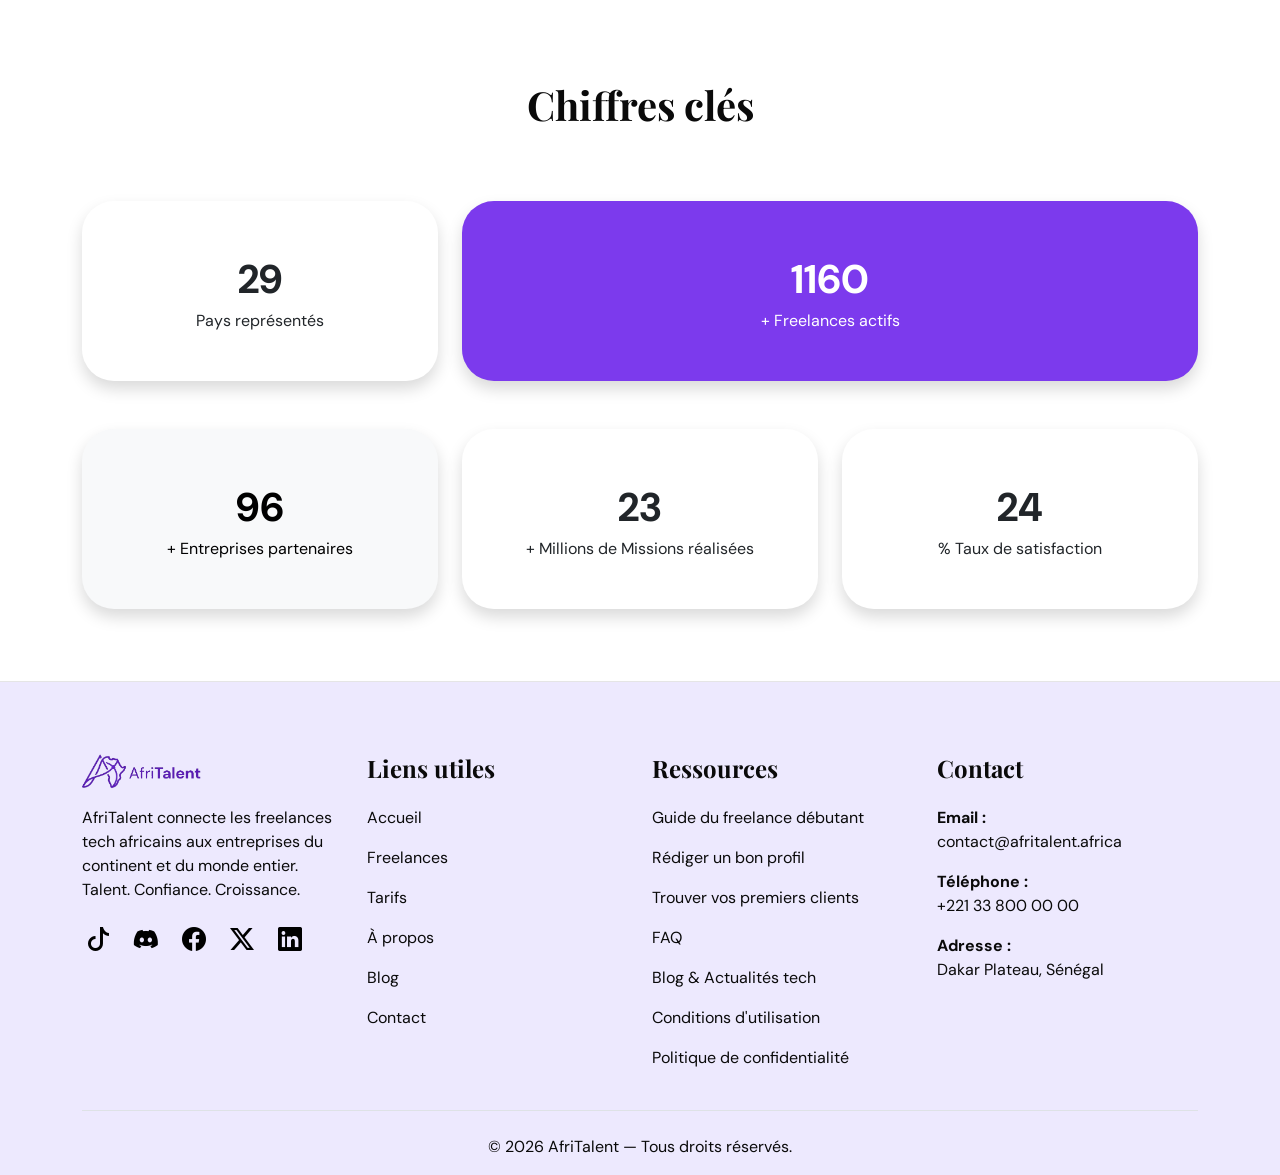
<file: about.html>
<!DOCTYPE html>
<html lang="fr">

<head>
    <meta charset="UTF-8">
    <meta name="viewport" content="width=device-width, initial-scale=1.0">
    <title>Apropos de Afritalent</title>
    <link rel="stylesheet" href="https://cdn.jsdelivr.net/npm/bootstrap@5.3.8/dist/css/bootstrap.min.css">
    <link rel="stylesheet" href="https://cdn.jsdelivr.net/npm/bootstrap-icons@1.13.1/font/bootstrap-icons.min.css">
    <link rel="stylesheet" href="css/style.css" type="text/css">
    <link rel="icon" href="image/iconelogo.png" type="image/png">
</head>

<body>
    <!--=================================
     ====header site avec menu navigation
     ==================================== -->
    <header>
        <nav id="navbar"
            class="navbar navbar-expand-lg mt-3 shadow mx-auto navbar-light rounded-4 menu-glace fixed-top">
            <div class="container">
                <!-- logo  -->
                <a class="navbar-brand" href="index.html">
                    <img src="image/logo.png" alt="Afritalent">
                </a>

                <!-- menu burger  -->
                <button class="navbar-toggler" type="button" data-bs-toggle="collapse" data-bs-target="#navMenu"
                    aria-controls="navMenu" aria-expanded="false" aria-label="Toggle navigation">
                    <span class="navbar-toggler-icon"></span>
                </button>

                <div class="collapse navbar-collapse" id="navMenu">
                    <!-- lien de menu  -->
                    <ul class="navbar-nav mx-auto">
                        <li class="nav-item"><a class="nav-link" href="index.html">Accueil</a></li>
                        <li class="nav-item"><a class="nav-link" href="freelances.html">Freelances</a>
                        </li>
                        <li class="nav-item"><a class="nav-link" href="tarifs.html">Tarifs</a></li>
                        <li class="nav-item"><a class="nav-link active" href="#">À propos</a></li>
                        <li class="nav-item"><a class="nav-link" href="blog.html">Blog</a></li>
                        <li class="nav-item"><a class="nav-link" href="contact.html">Contact</a></li>
                    </ul>
                    <div class="nav-item rounded-2 btn-primary list-unstyled px-2 mx-3">
                        <a class="nav-link text-secondary fs-6 text-light" target="_blank" href="auth.html">Rejoindre
                            AfriTalent</a>
                    </div>
                    <!-- bouton rejoindre et darkmod  -->
                    <button id="darkmod" class="bg-transparent fs-4 px-1 border-0">
                        <i class="bi bi-moon-stars-fill text-primary"></i>
                    </button>
                </div>
            </div>
        </nav>
    </header>

    <main>
        <!-- =========================
         section hero 
         ============================= -->
        <section>
            <div class="container my-5">
                <div class="row align-items-center px-5 g-5 my-5">
                    <div class="col-12 col-md-12 col-lg-6">
                        <h1 class="fw-bold tittel">L'Afrique <br> comme <span class="text-primary fs-4">moteur
                                ,</span><br> le monde <br> comme horizon</h1>
                        <p>
                            AfriTalent est né d'un constat simple : l'Afrique regorge de talents tech extraordinaires,
                            mais manque d'une plateforme qui les valorise à leur juste valeur. Nous sommes cette
                            plateforme.
                        </p>
                    </div>
                    <div class="col-12 col-md-12 ps-5 col-lg-6">
                        <img class="img-hom-about" src="image/about.png" alt="">
                    </div>
                </div>
            </div>
        </section>

        <section>
            <h2 class="d-none">Avertissement</h2>
            <!-- ==============================
             animation dans les pays  disponible 
             ==================================-->
            <div class="container">
                <div class="overflow-hidden">
                    <div class="pays d-flex gap-5 fw-bold text-primary fs-1 py-5">
                        <span>Sénégal</span>
                        <span>Nigeria</span>
                        <span>Kenya</span>
                        <span>Ghana</span>
                        <span class="flex-shrink-0">Côte d'Ivoire</span>
                        <span>Maroc</span>
                        <span>Égypte</span>
                        <span>Rwanda</span>
                        <span>Tanzanie</span>
                        <span>Cameroun</span>
                        <span>Éthiopie</span>
                        <span class="flex-shrink-0">Afrique du Sud</span>
                        <span>Sénégal</span>
                        <span>Nigeria</span>
                        <span>Kenya</span>
                        <span>Ghana</span>
                        <span class="flex-shrink-0">Côte d'Ivoire</span>
                        <span>Maroc</span>
                        <span>Égypte</span>
                        <span>Rwanda</span>
                        <span>Tanzanie</span>
                        <span>Cameroun</span>
                        <span>Éthiopie</span>
                        <span class="flex-shrink-0">Afrique du Sud</span>
                        <span>Sénégal</span>
                        <span>Nigeria</span>
                        <span>Kenya</span>
                        <span>Ghana</span>
                        <span class="flex-shrink-0">Côte d'Ivoire</span>
                    </div>
                </div>
            </div>
        </section>

        <section>
            <!-- =========================
             histoire de afritalent 
             ============================= -->
            <div class="container">
                <span class="badge bg-primary mx-4">Notre histoires</span>
                <div class="service mt-4 py-5 rounded-5">
                    <div class="row mab px-4">
                        <div class="col-12 col-lg-6 col-md-6">
                            <h2>Construits par
                                des freelances, pour des freelances
                            </h2>
                        </div>
                        <div class="col-12 col-lg-6 col-md-6">
                            <p>
                                Nos fondateurs, eux-mêmes développeurs et designers freelances, ont vécu les
                                frustrations du marché : paiements retardés, clients peu sérieux, manque de visibilité
                                internationale.

                                Aujourd’hui, AfriTalent rassemble plus de <span>2 500 professionnels</span> dans
                                <span>29 pays africains</span>,
                                et continue de grandir chaque jour.
                            </p>
                        </div>
                    </div>

                    <!-- ====etape histoire=== -->
                    <div class="etap-histoire mx-4">
                        <div class="etap-hist p-4 rounded-4 bg-light">
                            <h2 class="fs-5 fw-bold text-dark">2022 — Naissance</h2>
                            <p class="text-muted">Création à Dakar. 50 freelances en bêta.</p>
                        </div>
                        <div class="etap-hist p-4 rounded-4 bg-light">
                            <h2 class="fs-5 fw-bold text-dark">2023 — Expansion</h2>
                            <p class="text-muted">12 pays, 500 freelances, 100 entreprises.</p>
                        </div>
                        <div class="etap-hist p-4 rounded-4 bg-light">
                            <h2 class="fs-5 fw-bold text-dark">2024 — Croissance</h2>
                            <p class="text-muted">1 000 missions, paiements sécurisés.</p>
                        </div>
                        <div class="p-4 text-white rounded-4  histoire2025">
                            <h2 class="fs-5 fw-bolds">2025 — Accélération</h2>
                            <p>2 500+ membres, 29 pays, Série A.</p>
                        </div>
                    </div>
                </div>
            </div>
        </section>

        <!---==================================
        section equipe sous forme de card 
        ======================================= -->
        <section>
            <div class="">
                <div class="container">
                    <div class="row g-4 mat">
                        <h2 class="text-center pb-5">L’équipe dirigeante</h2>
                        <div class="col-12 col-lg-3 col-md-6">
                            <div class="card cardInServ">
                                <img class="card-img-top" src="image/avis5.jpg" alt="Amadou Sy Co-fondateur & CEO">
                                <div class="card-body justify-content-center d-flex flex-column align-items-center">
                                    <h2 class="fs-5 fw-bold card-title">Amadou Sy</h2>
                                    <p class="card-text">Co-fondateur et CEO</p>
                                    <div class="text-primary">
                                        <a href="#" class="mx-2">
                                            <i class="bi bi-tiktok"></i>
                                        </a>
                                        <a href="#" class="mx-2">
                                            <i class="bi bi-twitter-x"></i>
                                        </a>
                                        <a href="#" class="mx-2">
                                            <i class="bi bi-linkedin"></i>
                                        </a>
                                        <a href="#" class="mx-2">
                                            <i class="bi bi-github"></i>
                                        </a>
                                    </div>
                                </div>
                            </div>
                        </div>

                        <div class="col-12 col-lg-3 col-md-4">
                            <div class="card cardInServ">
                                <img class="card-img-top" src="image/avis1.jpg" alt="Amadou Sy Co-fondateur & CEO">
                                <div class="card-body justify-content-center d-flex flex-column align-items-center">
                                    <h2 class="fs-5 fw-bold card-title">Fatoumata Camara</h2>
                                    <p class="card-text">Co-fondatrice & CTO</p>
                                    <div class="text-primary">
                                        <a href="#" class="mx-2">
                                            <i class="bi bi-tiktok"></i>
                                        </a>
                                        <a href="#" class="mx-2">
                                            <i class="bi bi-twitter-x"></i>
                                        </a>
                                        <a href="#" class="mx-2">
                                            <i class="bi bi-linkedin"></i>
                                        </a>
                                        <a href="#" class="mx-2">
                                            <i class="bi bi-github"></i>
                                        </a>
                                    </div>
                                </div>
                            </div>
                        </div>

                        <div class="col-12 col-lg-3 col-md-4">
                            <div class="card cardInServ">
                                <img class="card-img-top" src="image/avis6.jpg" alt="Amadou Sy Co-fondateur & CEO">
                                <div class="card-body justify-content-center d-flex flex-column align-items-center">
                                    <h2 class="fs-5 fw-bold card-title">Omar Niang</h2>
                                    <p class="card-text">Directeur Marketing</p>
                                    <div class="text-primary">
                                        <a href="#" class="mx-2">
                                            <i class="bi bi-tiktok"></i>
                                        </a>
                                        <a href="#" class="mx-2">
                                            <i class="bi bi-twitter-x"></i>
                                        </a>
                                        <a href="#" class="mx-2">
                                            <i class="bi bi-linkedin"></i>
                                        </a>
                                        <a href="#" class="mx-2">
                                            <i class="bi bi-github"></i>
                                        </a>
                                    </div>
                                </div>
                            </div>
                        </div>

                        <div class="col-12 col-lg-3 col-md-4">
                            <div class="card cardInServ">
                                <img class="card-img-top" src="image/avis3.jpg" alt="Amadou Sy Co-fondateur & CEO">
                                <div class="card-body justify-content-center d-flex flex-column align-items-center">
                                    <h2 class="fs-5 fw-bold card-title">Rokhaya Fall</h2>
                                    <p class="card-text">Responsable Communauté</p>
                                    <div class="text-primary">
                                        <a href="#" class="mx-2">
                                            <i class="bi bi-tiktok"></i>
                                        </a>
                                        <a href="#" class="mx-2">
                                            <i class="bi bi-twitter-x"></i>
                                        </a>
                                        <a href="#" class="mx-2">
                                            <i class="bi bi-linkedin"></i>
                                        </a>
                                        <a href="#" class="mx-2">
                                            <i class="bi bi-github"></i>
                                        </a>
                                    </div>
                                </div>
                            </div>
                        </div>
                    </div>
                </div>
            </div>
        </section>

        <!--=======================================
         valeur de afitenlent fait avec des bento 
         ===================================== -->
        <section>
            <div class="py-5 d-flex justify-content-center flex-column">
                <div class="container">
                    <h2 class="mb-5 text-center fw-bold fs-4">NOS VALEURS</h2>

                    <div class="bentoabout1">

                        <div class="big-about shadow bg-primary text-white rounded-5 valeur p-4">
                            <div class="d-flex align-items-center gap-5">
                                <img class="py-5" src="image/idee.png" alt="Innovation">
                                <h3 class="d-none">afritalent</h3>
                                <h4 class="d-none">afritalent</h4>
                                <h5 class="fw-bold tittel text-light">Innovation</h5>
                            </div>
                            <p class="text-light">
                                Nous repoussons constamment les limites pour offrir des
                                outils modernes adaptés aux réalités africaines.
                            </p>
                        </div>

                        <div class="card-simple1">
                            <div class="text-center shadow  rounded-5 valeur p-4 cardInServ">
                                <img src="image/accessibilite.png" alt="Accessibilité">
                                <h5 class="fw-bold">Accessibilité</h5>
                                <p>
                                    Chaque talent mérite une chance, accessible partout.
                                </p>
                            </div>
                        </div>

                        <div class="card-simple2">
                            <div class="text-center shadow  rounded-5 valeur p-4 bg-light">
                                <img src="image/arrouwa.svg" alt="Communauté frelance">
                                <h5 class="fw-bold text-black">Communauté</h5>
                                <p class="text-black">
                                    AfriTalent est une communauté fondée sur l’entraide entre professionnels.
                                </p>
                            </div>
                        </div>

                    </div>
                </div>
            </div>
        </section>

        <section>
            <!-- ====bento des chiffre de vafritalent ====== -->
            <div class="">
                <div class="container">
                    <h3 class="fs-1 fw-bold text-center my-5">Chiffres clés</h3>
                    <div class="row">
                        <div class="col-12 col-lg-4 col-md-4">
                            <div class="rounded-5 shadow my-4 d-flex py-5 flex-column align-items-center cardInServ">
                                <span class="fw-bold fs-1 nbrIncrementer" data-target="53">0</span>Pays représentés
                            </div>
                        </div>
                        <div class="col-12 col-lg-8 col-md-8">
                            <div
                                class="rounded-5 shadow my-4 bg-primary text-white d-flex py-5 flex-column align-items-center">
                                <span class="fw-bold fs-1 nbrIncrementer" data-target="3906">0</span>+ Freelances actifs
                            </div>
                        </div>
                        <div class="col-12 col-lg-4 col-md-6">
                            <div
                                class="rounded-5 shadow my-4 d-flex py-5 flex-column align-items-center bg-light text-black">
                                <span class="fw-bold fs-1 text-black nbrIncrementer" data-target="369">0</span>+ Entreprises partenaires
                            </div>
                        </div>
                        <div class="col-12 col-lg-4 col-md-6">
                            <div class="rounded-5 shadow my-4 d-flex py-5 flex-column align-items-center cardInServ">
                                <span class="fw-bold fs-1 nbrIncrementer" data-target="23">0</span>+ Millions de Missions réalisées
                            </div>
                        </div>
                        <div class="col-12 col-lg-4 col-md-6">
                            <div class="rounded-5 shadow my-4 py-5 d-flex flex-column align-items-center cardInServ">
                                <span class="fw-bold fs-1 nbrIncrementer" data-target="98.9">0</span>% Taux de satisfaction
                            </div>
                        </div>
                    </div>
                </div>
            </div>
        </section>

    </main>

    <footer>
        <div class="container-fluid">
            <div class="container ">
                <div class="row mt-4 pt-5">
                    <!-- a propos -->
                    <div class="col-12 col-lg-3 col-md-4">
                        <a href="#" class="navbar-brand">
                            <img src="image/logo.png" alt="Afritalent">
                        </a>
                        <p class="my-3">
                            AfriTalent connecte les freelances tech africains aux entreprises
                            du continent et du monde entier. Talent. Confiance. Croissance.
                        </p>
                        <div class="d-flex gap-3 liensociale">
                            <a href="#" class="fs-4 p-1 rounded-circle text-secondary">
                                <i class="bi bi-tiktok text-black"></i>
                            </a>
                            <a href="#" class="fs-4 p-1 rounded-circle text-secondary">
                                <i class="bi bi-discord text-black"></i>
                            </a>
                            <a href="#" class="fs-4 p-1 rounded-circle text-secondary">
                                <i class="bi bi-facebook text-black"></i>
                            </a>
                            <a href="#" class="fs-4 p-1 rounded-circle text-secondary">
                                <i class="bi bi-twitter-x text-black"></i>
                            </a>
                            <a href="#" class="fs-4 p-1 rounded-circle text-secondary">
                                <i class="bi bi-linkedin text-black"></i>
                            </a>
                        </div>
                    </div>

                    <!-- Liens utiles -->
                    <div class="col-12 col-lg-3 col-md-4">
                        <h2 class="fs-4 fw-bold mb-4">Liens utiles</h2>
                        <ul class="list-unstyled animationfooter d-flex flex-column gap-3">
                            <li><a href="index.html">Accueil</a></li>
                            <li><a href="freelances.html">Freelances</a></li>
                            <li><a href="tarifs.html">Tarifs</a></li>
                            <li><a href="#">À propos</a></li>
                            <li><a href="blog.html">Blog</a></li>
                            <li><a href="contact.html">Contact</a></li>
                        </ul>
                    </div>

                    <!-- Ressources -->
                    <div class="col-12 col-lg-3 col-md-4">
                        <h2 class="fs-4 fw-bold mb-4">Ressources</h2>
                        <ul class="list-unstyled animationfooter d-flex flex-column gap-3">
                            <li><a href="#" class="py-2">Guide du freelance débutant</a></li>
                            <li><a href="#" class="py-2">Rédiger un bon profil</a></li>
                            <li><a href="freelances.html" class="py-2">Trouver vos premiers clients</a></li>
                            <li><a href="index.html" class="py-2">FAQ</a></li>
                            <li><a href="blog.html" class="py-2">Blog & Actualités tech</a></li>
                            <li><a href="#" class="py-2">Conditions d'utilisation</a></li>
                            <li><a href="#" class="py-5">Politique de confidentialité</a></li>
                        </ul>
                    </div>
                    <div class="col-12 col-lg-3 col-md-4">
                        <div>
                            <h2 class="fs-4 fw-bold mb-4">Contact</h2>
                            <address>
                                <p><strong>Email :</strong><br> contact@afritalent.africa</p>
                                <p><strong>Téléphone :</strong><br> +221 33 800 00 00</p>
                                <p><strong>Adresse :</strong><br> Dakar Plateau, Sénégal</p>
                            </address>
                        </div>
                    </div>
                    <div>
                        <div class="text-center mt-4 border-1 pt-4 border-top">
                            <p>© 2026 AfriTalent — Tous droits réservés.</p>
                        </div>
                    </div>
                </div>
            </div>
        </div>
    </footer>
    <div class="fixed-bottom d-flex">
        <button id="btnRemonte" class="ms-auto fs-4 px-2 py-1 bg-primary text-light rounded-3 border-0 fw-bold "><i
                class="bi bi-arrow-up"></i>
        </button>
    </div>
    
    <script src="https://cdn.jsdelivr.net/npm/bootstrap@5.3.8/dist/js/bootstrap.bundle.min.js"
        integrity="sha384-FKyoEForCGlyvwx9Hj09JcYn3nv7wiPVlz7YYwJrWVcXK/BmnVDxM+D2scQbITxI"
        crossorigin="anonymous"></script>
    <script src="js/main.js"></script>
</body>

</html>
</file>
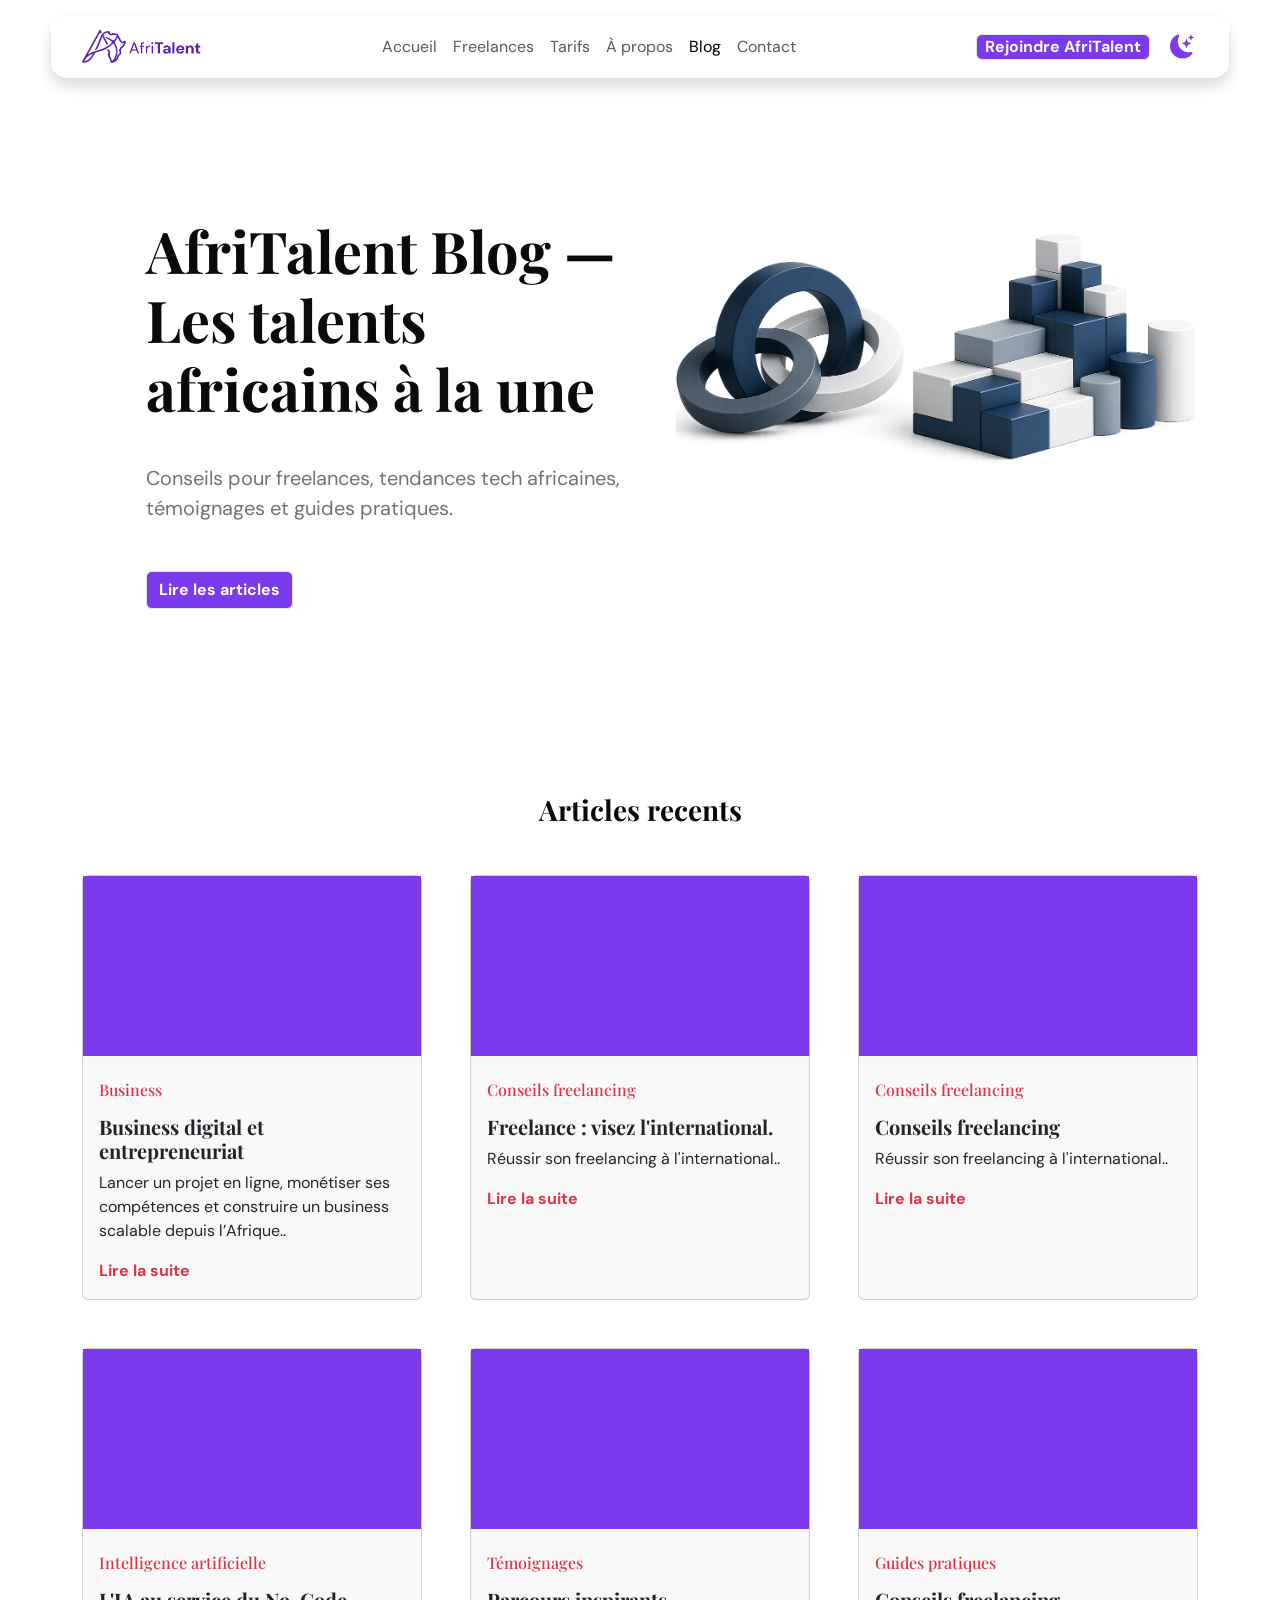
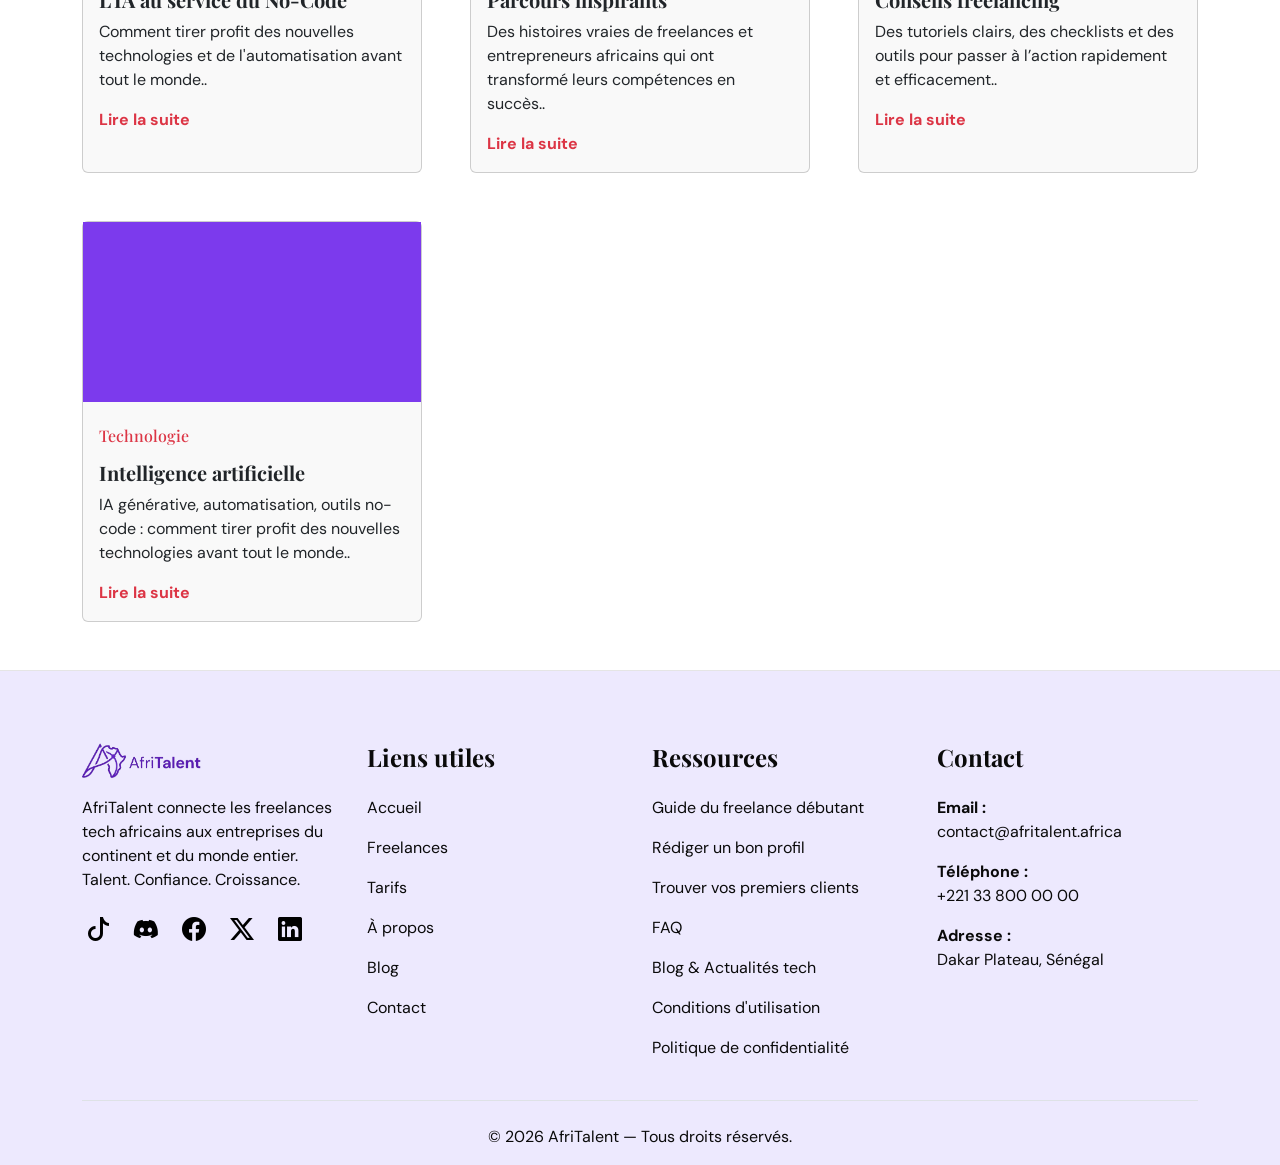
<file: blog.html>
<!DOCTYPE html>
<html lang="fr">

<head>
    <meta charset="UTF-8">
    <meta name="viewport" content="width=device-width, initial-scale=1.0">
    <title>Blog Afritalent</title>
    <link rel="stylesheet" href="https://cdn.jsdelivr.net/npm/bootstrap@5.3.8/dist/css/bootstrap.min.css">
    <link rel="stylesheet" href="https://cdn.jsdelivr.net/npm/bootstrap-icons@1.13.1/font/bootstrap-icons.min.css">
    <link rel="stylesheet" href="css/style.css" type="text/css">
    <link rel="icon" href="image/iconelogo.png" type="image/png">
</head>

<body>
    <!--=================================
     ====header site avec menu navigation
     ==================================== -->
    <header>
        <nav id="navbar"
            class="navbar navbar-expand-lg mt-3 shadow mx-auto navbar-light rounded-4 menu-glace fixed-top">
            <div class="container">
                <!-- logo  -->
                <a class="navbar-brand" href="index.html">
                    <img src="image/logo.png" alt="Afritalent">
                </a>

                <!-- menu burger  -->
                <button class="navbar-toggler" type="button" data-bs-toggle="collapse" data-bs-target="#navMenu"
                    aria-controls="navMenu" aria-expanded="false" aria-label="Toggle navigation">
                    <span class="navbar-toggler-icon"></span>
                </button>

                <div class="collapse navbar-collapse" id="navMenu">
                    <!-- lien de menu  -->
                    <ul class="navbar-nav mx-auto">
                        <li class="nav-item"><a class="nav-link" href="index.html">Accueil</a></li>
                        <li class="nav-item"><a class="nav-link" href="freelances.html">Freelances</a></li>
                        <li class="nav-item"><a class="nav-link" href="tarifs.html">Tarifs</a></li>
                        <li class="nav-item"><a class="nav-link" href="about.html">À propos</a></li>
                        <li class="nav-item"><a class="nav-link active" href="#">Blog</a></li>
                        <li class="nav-item"><a class="nav-link" href="contact.html">Contact</a></li>
                    </ul>
                    <div class="nav-item rounded-2 btn-primary list-unstyled px-2 mx-3">
                        <a class="nav-link text-secondary fs-6 text-light" target="_blank" href="auth.html">Rejoindre
                            AfriTalent</a>
                    </div>
                    <!-- bouton rejoindre et darkmod  -->
                    <button id="darkmod" class="bg-transparent fs-4 px-1 border-0">
                        <i class="bi bi-moon-stars-fill text-primary"></i>
                    </button>
                </div>
            </div>
        </nav>
    </header>

    <main>
        <!--=================================
        acceuil blog
        ================================= -->
        <div>
            <div class="d-flex align-items-center">
                <div class="container">
                    <div class="row my-5 ps-lg-5 align-items-center py-4">
                        <div class="mat text-secondary col-12 col-lg-6 col-md-6">
                            <h1 class="fw-bold p-3">AfriTalent Blog — Les talents africains à la une</h1>
                            <p class="p-3 fs-5">Conseils pour freelances, tendances tech africaines,
                                témoignages et guides pratiques.</p>

                            <a class="btn btn-primary m-3" href="#">Lire les articles</a>
                        </div>
                        <div class="col-12 col-lg-6 col-md-6">
                            <img class="img-fluid" src="image/blog.png" alt="blogAfritalent">
                        </div>
                    </div>
                </div>
            </div>
        </div>
        <!--=================================
        article du blog
        ==================================== -->
        <section>
            <div class="container">
                <h2 class="text-center my-5 fw-bold fs-3">Articles recents</h2>
                <div class="row g-5">

                    <article class="col-12 col-md-4 col-lg-4 d-block">
                        <div class="card h-100 cardInServ">
                            <div class="articleentete"></div>
                            <div class="card-body">
                                <h2 class="fs-6 text-danger py-2 pink">Business</h2>
                                <h3 class="fs-5 card-title fw-bold">Business digital et entrepreneuriat
                                </h3>
                                <p class="card-text">Lancer un projet en ligne, monétiser ses compétences et construire
                                    un business scalable depuis l’Afrique..</p>
                                <a href="#" class="pink fw-bold lienartical">Lire la suite</a>
                            </div>
                        </div>
                    </article>

                    <article class="col-12 col-md-4 col-lg-4 d-block">
                        <div class="card h-100 cardInServ">
                            <div class="articleentete"></div>
                            <div class="card-body">
                                <h2 class="fs-6 text-danger py-2 pink">Conseils freelancing</h2>
                                <h3 class="fs-5 card-title fw-bold">Freelance : visez l'international.</h3>
                                <p class="card-text">Réussir son freelancing à l'international..</p>
                                <a href="#" class="pink fw-bold lienartical">Lire la suite</a>
                            </div>
                        </div>
                    </article>

                    <article class="col-12 col-md-4 col-lg-4 d-block">
                        <div class="card h-100 cardInServ">
                            <div class="articleentete"></div>
                            <div class="card-body">
                                <h2 class="fs-6 text-danger py-2 pink">Conseils freelancing</h2>
                                <h3 class="fs-5 card-title fw-bold">Conseils freelancing</h3>
                                <p class="card-text">Réussir son freelancing à l'international..</p>
                                <a href="#" class="pink fw-bold lienartical">Lire la suite</a>
                            </div>
                        </div>
                    </article>

                    <article class="col-12 col-md-4 col-lg-4 d-block">
                        <div class="card h-100 cardInServ">
                            <div class="articleentete"></div>
                            <div class="card-body">
                                <h2 class="fs-6 text-danger py-2 pink">Intelligence artificielle</h2>
                                <h3 class="fs-5 card-title fw-bold">L'IA au service du No-Code</h3>
                                <p class="card-text">Comment tirer profit des nouvelles technologies et de
                                    l'automatisation avant tout le monde..</p>
                                <a href="#" class="pink fw-bold lienartical">Lire la suite</a>
                            </div>
                        </div>
                    </article>

                    <article class="col-12 col-md-4 col-lg-4 d-block">
                        <div class="card h-100 cardInServ">
                            <div class="articleentete"></div>
                            <div class="card-body">
                                <h2 class="fs-6 text-danger py-2 pink">Témoignages</h2>
                                <h3 class="fs-5 card-title fw-bold">Parcours inspirants</h3>
                                <p class="card-text">Des histoires vraies de freelances et entrepreneurs africains qui
                                    ont transformé leurs compétences en succès..</p>
                                <a href="#" class="pink fw-bold lienartical">Lire la suite</a>
                            </div>
                        </div>
                    </article>

                    <article class="col-12 col-md-4 col-lg-4 d-block">
                        <div class="card h-100 cardInServ">
                            <div class="articleentete"></div>
                            <div class="card-body">
                                <h2 class="fs-6 text-danger py-2 pink">Guides pratiques</h2>
                                <h3 class="fs-5 card-title fw-bold">Conseils freelancing</h3>
                                <p class="card-text">Des tutoriels clairs, des checklists et des outils pour passer à
                                    l’action rapidement et efficacement..</p>
                                <a href="#" class="pink fw-bold lienartical">Lire la suite</a>
                            </div>
                        </div>
                    </article>

                    <article class="col-12 col-md-4 col-lg-4 d-block">
                        <div class="card h-100 cardInServ">
                            <div class="articleentete"></div>
                            <div class="card-body">
                                <h2 class="fs-6 text-danger py-2 pink">Technologie</h2>
                                <h3 class="fs-5 card-title fw-bold">Intelligence artificielle</h3>
                                <p class="card-text">IA générative, automatisation, outils no-code : comment tirer
                                    profit des nouvelles technologies avant tout le monde..</p>
                                <a href="#" class="pink fw-bold lienartical">Lire la suite</a>
                            </div>
                        </div>
                    </article>

                </div>
            </div>
        </section>
    </main>
    <footer>
        <div class="container-fluid">
            <div class="container ">
                <div class="row mt-4 pt-5">
                    <!-- a propos -->
                    <div class="col-12 col-lg-3 col-md-4">
                        <a href="#" class="navbar-brand">
                            <img src="image/logo.png" alt="Afritalent">
                            <!-- <span class="text-primary">AfriTalent</span> -->
                        </a>
                        <p class="my-3">
                            AfriTalent connecte les freelances tech africains aux entreprises
                            du continent et du monde entier. Talent. Confiance. Croissance.
                        </p>
                        <div class="d-flex gap-3 liensociale">
                            <a href="#" class="fs-4 p-1 rounded-circle text-secondary">
                                <i class="bi bi-tiktok text-black"></i>
                            </a>
                            <a href="#" class="fs-4 p-1 rounded-circle text-secondary">
                                <i class="bi bi-discord text-black"></i>
                            </a>
                            <a href="#" class="fs-4 p-1 rounded-circle text-secondary">
                                <i class="bi bi-facebook text-black"></i>
                            </a>
                            <a href="#" class="fs-4 p-1 rounded-circle text-secondary">
                                <i class="bi bi-twitter-x text-black"></i>
                            </a>
                            <a href="#" class="fs-4 p-1 rounded-circle text-secondary">
                                <i class="bi bi-linkedin text-black"></i>
                            </a>
                        </div>
                    </div>

                    <!-- Liens utiles -->
                    <div class="col-12 col-lg-3 col-md-4">
                        <h2 class="fs-4 fw-bold mb-4">Liens utiles</h2>
                        <ul class="list-unstyled animationfooter d-flex flex-column gap-3">
                            <li><a href="index.html">Accueil</a></li>
                            <li><a href="freelances.html">Freelances</a></li>
                            <li><a href="tarifs.html">Tarifs</a></li>
                            <li><a href="about.html">À propos</a></li>
                            <li><a href="#">Blog</a></li>
                            <li><a href="contact.html">Contact</a></li>
                        </ul>
                    </div>

                    <!-- Ressources -->
                    <div class="col-12 col-lg-3 col-md-4">
                        <h2 class="fs-4 fw-bold mb-4">Ressources</h2>
                        <ul class="list-unstyled animationfooter d-flex flex-column gap-3">
                            <li><a href="#" class="py-2">Guide du freelance débutant</a></li>
                            <li><a href="#" class="py-2">Rédiger un bon profil</a></li>
                            <li><a href="#" class="py-2">Trouver vos premiers clients</a></li>
                            <li><a href="#" class="py-2">FAQ</a></li>
                            <li><a href="#" class="py-2">Blog & Actualités tech</a></li>
                            <li><a href="#" class="py-2">Conditions d'utilisation</a></li>
                            <li><a href="#" class="py-5">Politique de confidentialité</a></li>
                        </ul>
                    </div>
                    <div class="col-12 col-lg-3 col-md-4">
                        <div>
                            <h2 class="fs-4 fw-bold mb-4">Contact</h2>
                            <address>
                                <p><strong>Email :</strong><br> contact@afritalent.africa</p>
                                <p><strong>Téléphone :</strong><br> +221 33 800 00 00</p>
                                <p><strong>Adresse :</strong><br> Dakar Plateau, Sénégal</p>
                            </address>
                        </div>
                    </div>
                    <div>
                        <div class="text-center mt-4 border-1 pt-4 border-top">
                            <p>© 2026 AfriTalent — Tous droits réservés.</p>
                        </div>
                    </div>
                </div>
            </div>
        </div>
    </footer>
    <div class="fixed-bottom d-flex">
        <button id="btnRemonte" class="ms-auto fs-4 px-2 py-1 bg-primary text-light rounded-3 border-0 fw-bold "><i
                class="bi bi-arrow-up"></i>
        </button>
    </div>

    <script src="https://cdn.jsdelivr.net/npm/bootstrap@5.3.8/dist/js/bootstrap.bundle.min.js"
        integrity="sha384-FKyoEForCGlyvwx9Hj09JcYn3nv7wiPVlz7YYwJrWVcXK/BmnVDxM+D2scQbITxI"
        crossorigin="anonymous"></script>
    <script src="js/main.js"></script>
</body>

</html>
</file>
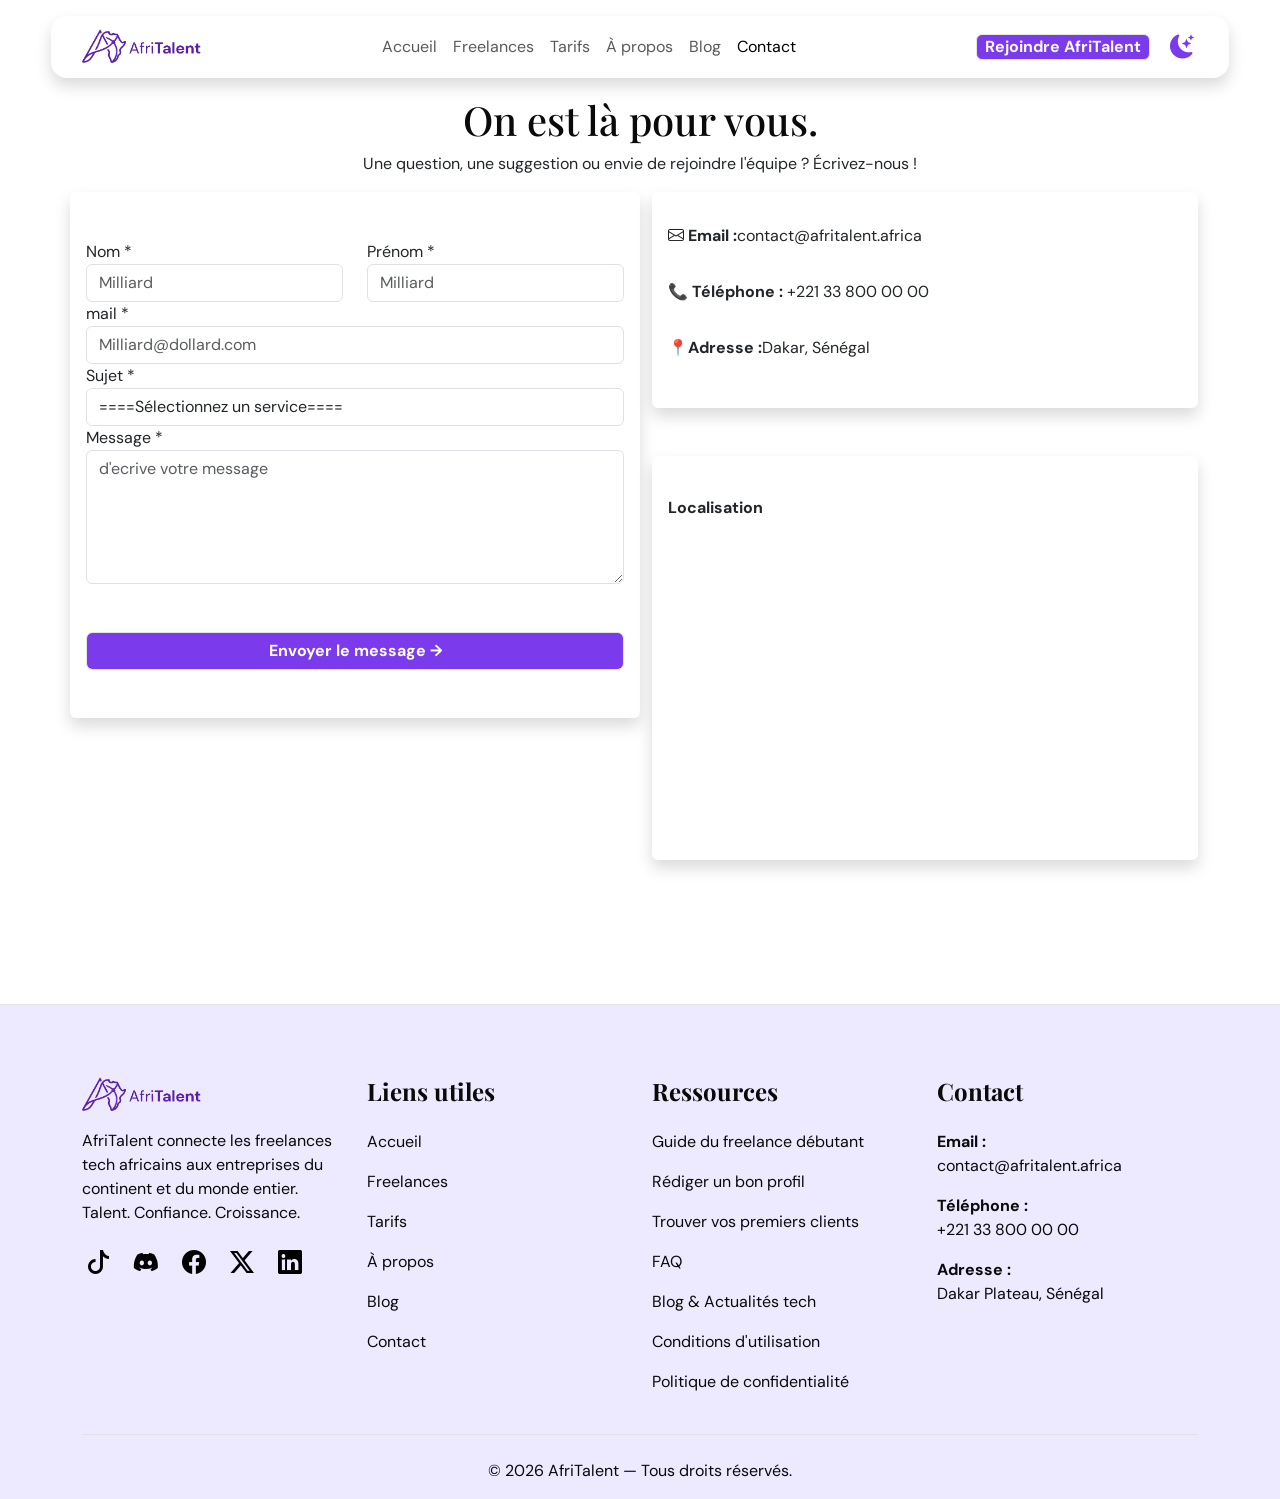
<file: contact.html>
<!DOCTYPE html>
<html lang="fr">

<head>
    <meta charset="UTF-8">
    <meta name="viewport" content="width=device-width, initial-scale=1.0">
    <title>Contact Afritalent</title>
    <link rel="stylesheet" href="https://cdn.jsdelivr.net/npm/bootstrap@5.3.8/dist/css/bootstrap.min.css">
    <link rel="stylesheet" href="https://cdn.jsdelivr.net/npm/bootstrap-icons@1.13.1/font/bootstrap-icons.min.css">
    <link rel="stylesheet" href="css/style.css" type="text/css">
    <link rel="icon" href="image/iconelogo.png" type="image/png">
</head>

<body>
    <!--=================================
     ====header site avec menu navigation
     ==================================== -->
    <header>
        <nav id="navbar"
            class="navbar navbar-expand-lg mt-3 shadow mx-auto navbar-light rounded-4 menu-glace fixed-top">
            <div class="container">
                <!-- logo  -->
                <a class="navbar-brand" href="index.html">
                    <img src="image/logo.png" alt="Afritalent">
                </a>

                <!-- menu burger  -->
                <button class="navbar-toggler" type="button" data-bs-toggle="collapse" data-bs-target="#navMenu"
                    aria-controls="navMenu" aria-expanded="false" aria-label="Toggle navigation">
                    <span class="navbar-toggler-icon"></span>
                </button>

                <div class="collapse navbar-collapse" id="navMenu">
                    <!-- lien de menu  -->
                    <ul class="navbar-nav mx-auto">
                        <li class="nav-item"><a class="nav-link" href="index.html">Accueil</a></li>
                        <li class="nav-item"><a class="nav-link" href="freelances.html">Freelances</a></li>
                        <li class="nav-item"><a class="nav-link" href="tarifs.html">Tarifs</a></li>
                        <li class="nav-item"><a class="nav-link" href="about.html">À propos</a></li>
                        <li class="nav-item"><a class="nav-link" href="blog.html">Blog</a></li>
                        <li class="nav-item"><a class="nav-link active" href="#">Contact</a></li>
                    </ul>
                    <div class="nav-item rounded-2 btn-primary list-unstyled px-2 mx-3">
                        <a class="nav-link text-secondary fs-6 text-light" target="_blank" href="auth.html">Rejoindre
                            AfriTalent</a>
                    </div>
                    <!-- bouton rejoindre et darkmod  -->
                    <button id="darkmod" class="bg-transparent fs-4 px-1 border-0">
                        <i class="bi bi-moon-stars-fill text-primary"></i>
                    </button>
                </div>
            </div>
        </nav>
    </header>

    <main>

        <!--=================================
        formulaire d'inscritption
         ==================================== -->
        <section>
            <div class="container mt-5">
                <div class="text-center">
                    <h1 class="fs-1">On est là pour vous.</h1>
                    <p>
                        Une question, une suggestion ou envie de
                        rejoindre l'équipe ? Écrivez-nous !
                    </p>
                </div>
            </div>
            <!-- </section>

        <section> -->
            <div class="container">

                <div class="row g-4">

                    <!-- -====formulaire de contact=== -->
                    <div class="col-12 col-md-6 h-100 cardInServ shadow rounded-2 py-5 px-3">
                        <form action="reception" class="formulaire">
                            <div class="row">
                                <div class="col-12 col-md-6 d-flex flex-column">
                                    <label for="nomUser">Nom *</label>
                                    <input class="form-control" id="nomUser" type="text" name="name"
                                        placeholder="Milliard" >
                                    <p class="erreurNom text-danger">
                                        erreur : votre nom doit etre superrieur ou egale a 2 caractere
                                    </p>
                                </div>
                                <div class="col-12 col-md-6 d-flex flex-column ">
                                    <label for="prenomUser">Prénom *</label>
                                    <input class="form-control" id="prenomUser" type="text" name="prenom"
                                        placeholder="Milliard" >
                                    <p class="erreurPrenom text-danger">
                                        erreur : votre prenom doit etre superrieur a 2 carecatere
                                    </p>
                                </div>
                            </div>
                            <div class="d-flex flex-column">
                                <label for="mailUser">mail *</label>
                                <input class="form-control" id="mailUser" type="text" name="mail"
                                    placeholder="Milliard@dollard.com" >
                                <p class="erreurMail text-danger">
                                    erreur : vous n'avez pas saisi un bon mail
                                </p>
                            </div>
                            <div class="d-flex flex-column ">
                                <label for="selection">Sujet *</label>
                                <select class="form-control" name="selection" id="selection" >
                                    <option value="">====Sélectionnez un service====</option>
                                    <option value="Question">Question générale</option>
                                    <option value="Problème">Problème technique</option>
                                    <option value="Partenariat">Partenariat commercial</option>
                                    <option value="Signaler">Signaler un abus</option>
                                    <option value="Rejoindre">Rejoindre l'équipe</option>
                                    <option value="autre">Autre</option>
                                </select>
                            </div>
                            <div class="d-flex flex-column mb-5">
                                <label for="message">Message * </label>
                                <textarea class="form-control mb4" name="message" id="message"
                                    placeholder="d'ecrive votre message" rows="5"></textarea>
                                <p class="erreurMessage text-danger">
                                    erreur : vous devez saisir plus de 20 caractere
                                </p>
                            </div>

                            <button class="btn btn-primary form-control" id="sendBtnForm">Envoyer le message →</button>
                        </form>
                        <div class="mesVal1 my-3 rounded-2">
                            <strong>Votre message a ete envoye avec succes!</strong>
                        </div>
                    </div>
                    <!-- carte d'addresse -->
                    <div class="col-12 col-md-6 mab">
                        <div class="cardInServ rounded-2 shadow p-3 mb-5">
                            <address class="d-flex flex-column">
                                <span class="py-3">
                                    <i class="bi bi-envelope"></i>
                                    <strong>Email :</strong>contact@afritalent.africa
                                </span>
                                <span class="py-3">
                                    📞 <strong>Téléphone :</strong> +221 33 800 00 00
                                </span>
                                <span class="py-3">
                                    📍<strong>Adresse :</strong>Dakar, Sénégal
                                </span>
                            </address>
                        </div>

                        <!-- localisation -->
                        <div class="cardInServ rounded-2 shadow p-3  d-flex flex-column">
                            <strong class="py-4">Localisation</strong>
                            <iframe
                                src="https://www.google.com/maps/embed?pb=!1m18!1m12!1m3!1d61735.554876564325!2d-17.587339179957933!3d14.742407496236718!2m3!1f0!2f0!3f0!3m2!1i1024!2i768!4f13.1!3m3!1m2!1s0xec112dd6f2bfcb5%3A0xe5df9d85ac34dfd2!2sNgor%2C%20Dakar%2C%20Senegal!5e0!3m2!1sen!2snl!4v1780663605090!5m2!1sen!2snl"
                                width="100%" height="300" style="border:0;" allowfullscreen="" loading="lazy"
                                referrerpolicy="no-referrer-when-downgrade"></iframe>
                        </div>
                    </div>
                </div>
            </div>
        </section>
    </main>

    <footer>
        <div class="container-fluid">
            <div class="container ">
                <div class="row mt-4 pt-5">
                    <!-- a propos -->
                    <div class="col-12 col-lg-3 col-md-4">
                        <a href="#" class="navbar-brand">
                            <img src="image/logo.png" alt="Afritalent">
                        </a>
                        <p class="my-3">
                            AfriTalent connecte les freelances tech africains aux entreprises
                            du continent et du monde entier. Talent. Confiance. Croissance.
                        </p>
                        <div class="d-flex gap-3 liensociale">
                            <a href="#" class="fs-4 p-1 rounded-circle text-secondary">
                                <i class="bi bi-tiktok text-black"></i>
                            </a>
                            <a href="#" class="fs-4 p-1 rounded-circle text-secondary">
                                <i class="bi bi-discord text-black"></i>
                            </a>
                            <a href="#" class="fs-4 p-1 rounded-circle text-secondary">
                                <i class="bi bi-facebook text-black"></i>
                            </a>
                            <a href="#" class="fs-4 p-1 rounded-circle text-secondary">
                                <i class="bi bi-twitter-x text-black"></i>
                            </a>
                            <a href="#" class="fs-4 p-1 rounded-circle text-secondary">
                                <i class="bi bi-linkedin text-black"></i>
                            </a>
                        </div>
                    </div>

                    <!-- Liens utiles -->
                    <div class="col-12 col-lg-3 col-md-4">
                        <h2 class="fs-4 fw-bold mb-4">Liens utiles</h2>
                        <ul class="list-unstyled animationfooter d-flex flex-column gap-3">
                            <li><a href="index.html">Accueil</a></li>
                            <li><a href="freelances.html">Freelances</a></li>
                            <li><a href="tarifs.html">Tarifs</a></li>
                            <li><a href="about.html">À propos</a></li>
                            <li><a href="blog.html">Blog</a></li>
                            <li><a href="#">Contact</a></li>
                        </ul>
                    </div>

                    <!-- Ressources -->
                    <div class="col-12 col-lg-3 col-md-4">
                        <h2 class="fs-4 fw-bold mb-4">Ressources</h2>
                        <ul class="list-unstyled animationfooter d-flex flex-column gap-3">
                            <li><a href="blog.html" class="py-2">Guide du freelance débutant</a></li>
                            <li><a href="#" class="py-2">Rédiger un bon profil</a></li>
                            <li><a href="#" class="py-2">Trouver vos premiers clients</a></li>
                            <li><a href="index.html" class="py-2">FAQ</a></li>
                            <li><a href="blog.html" class="py-2">Blog & Actualités tech</a></li>
                            <li><a href="#" class="py-2">Conditions d'utilisation</a></li>
                            <li><a href="#" class="py-5">Politique de confidentialité</a></li>
                        </ul>
                    </div>
                    <div class="col-12 col-lg-3 col-md-4">
                        <div>
                            <h2 class="fs-4 fw-bold mb-4">Contact</h2>
                            <address>
                                <p><strong>Email :</strong><br> contact@afritalent.africa</p>
                                <p><strong>Téléphone :</strong><br> +221 33 800 00 00</p>
                                <p><strong>Adresse :</strong><br> Dakar Plateau, Sénégal</p>
                            </address>
                        </div>
                    </div>
                    <div>
                        <div class="text-center mt-4 border-1 pt-4 border-top">
                            <p>© 2026 AfriTalent — Tous droits réservés.</p>
                        </div>
                    </div>
                </div>
            </div>
        </div>
    </footer>
    <div class="fixed-bottom d-flex btnRemonte">
        <button id="btnRemonte" class="ms-auto fs-4 px-2 py-1 bg-primary text-light rounded-3 border-0 fw-bold "><i
                class="bi bi-arrow-up"></i>
        </button>
    </div>

    <script src="https://cdn.jsdelivr.net/npm/bootstrap@5.3.8/dist/js/bootstrap.bundle.min.js"
        integrity="sha384-FKyoEForCGlyvwx9Hj09JcYn3nv7wiPVlz7YYwJrWVcXK/BmnVDxM+D2scQbITxI"
        crossorigin="anonymous"></script>
    <script src="js/main.js"></script>
</body>

</html>
</file>
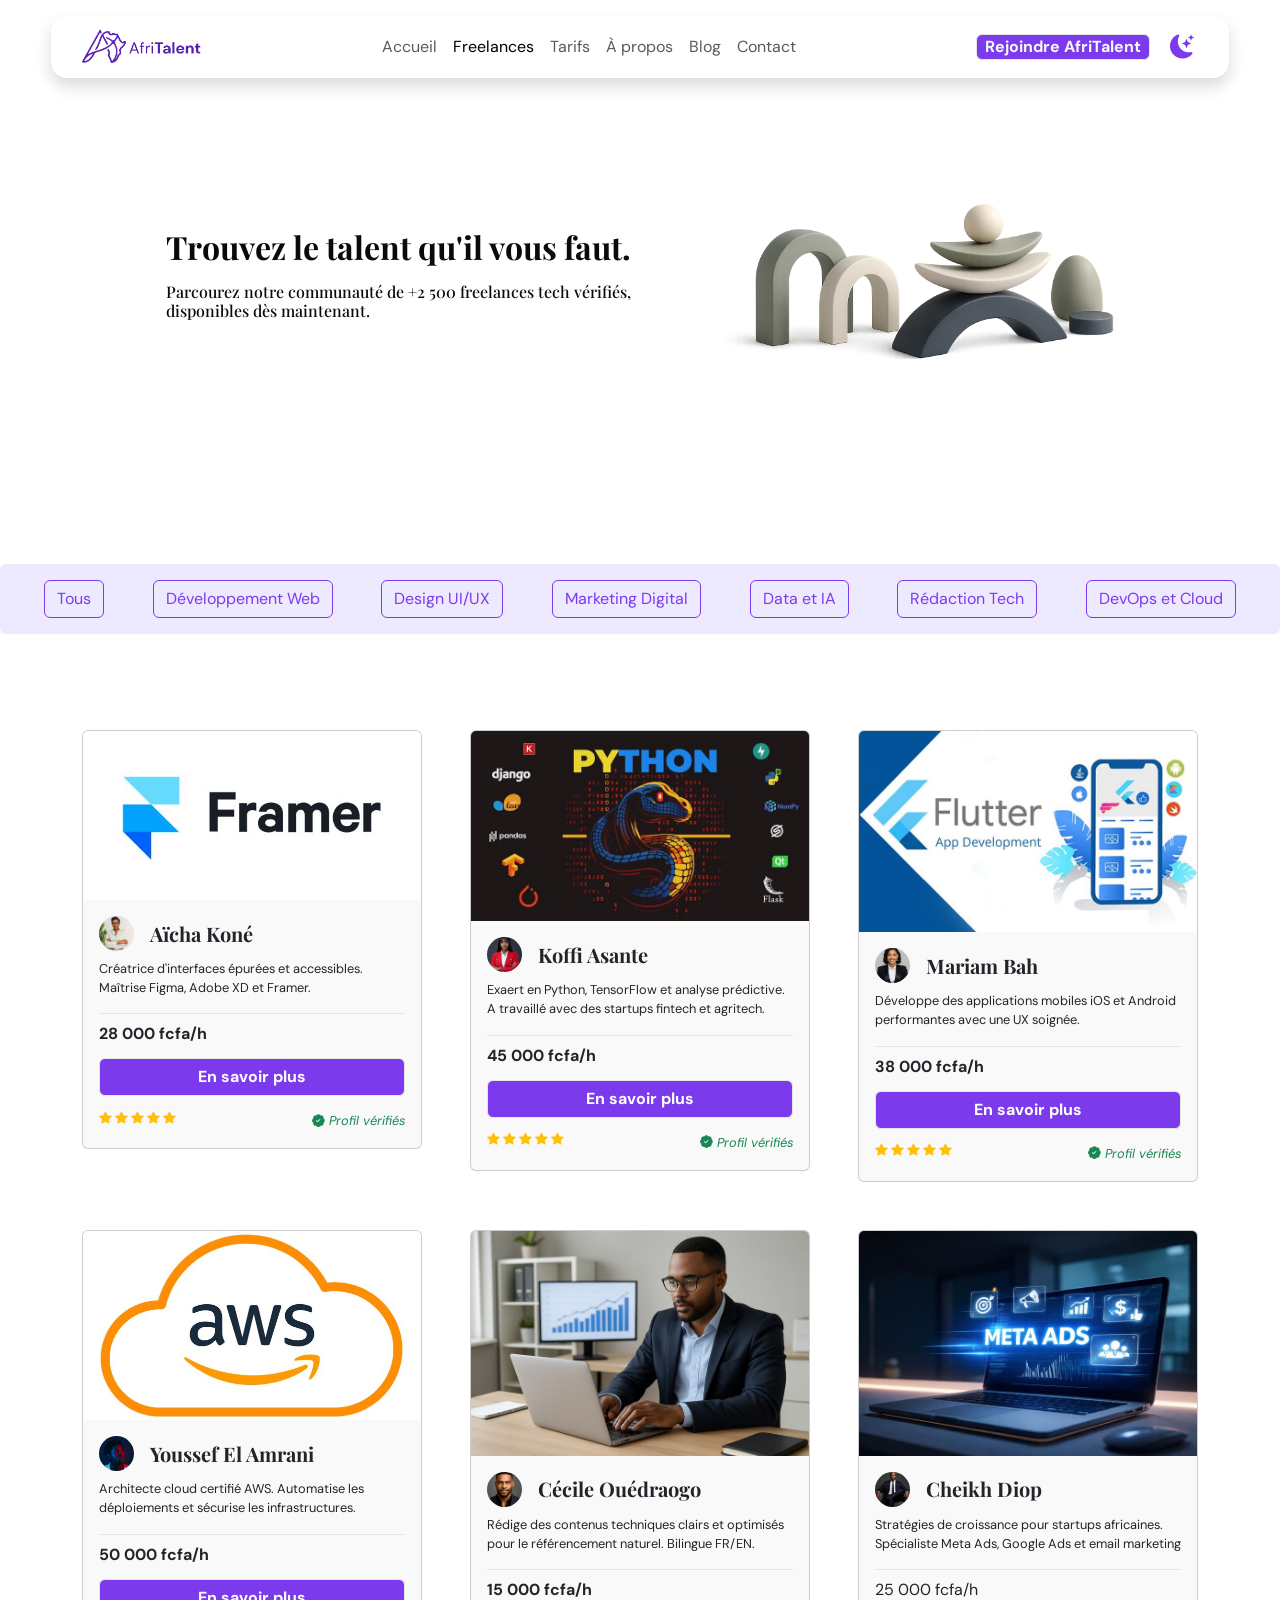
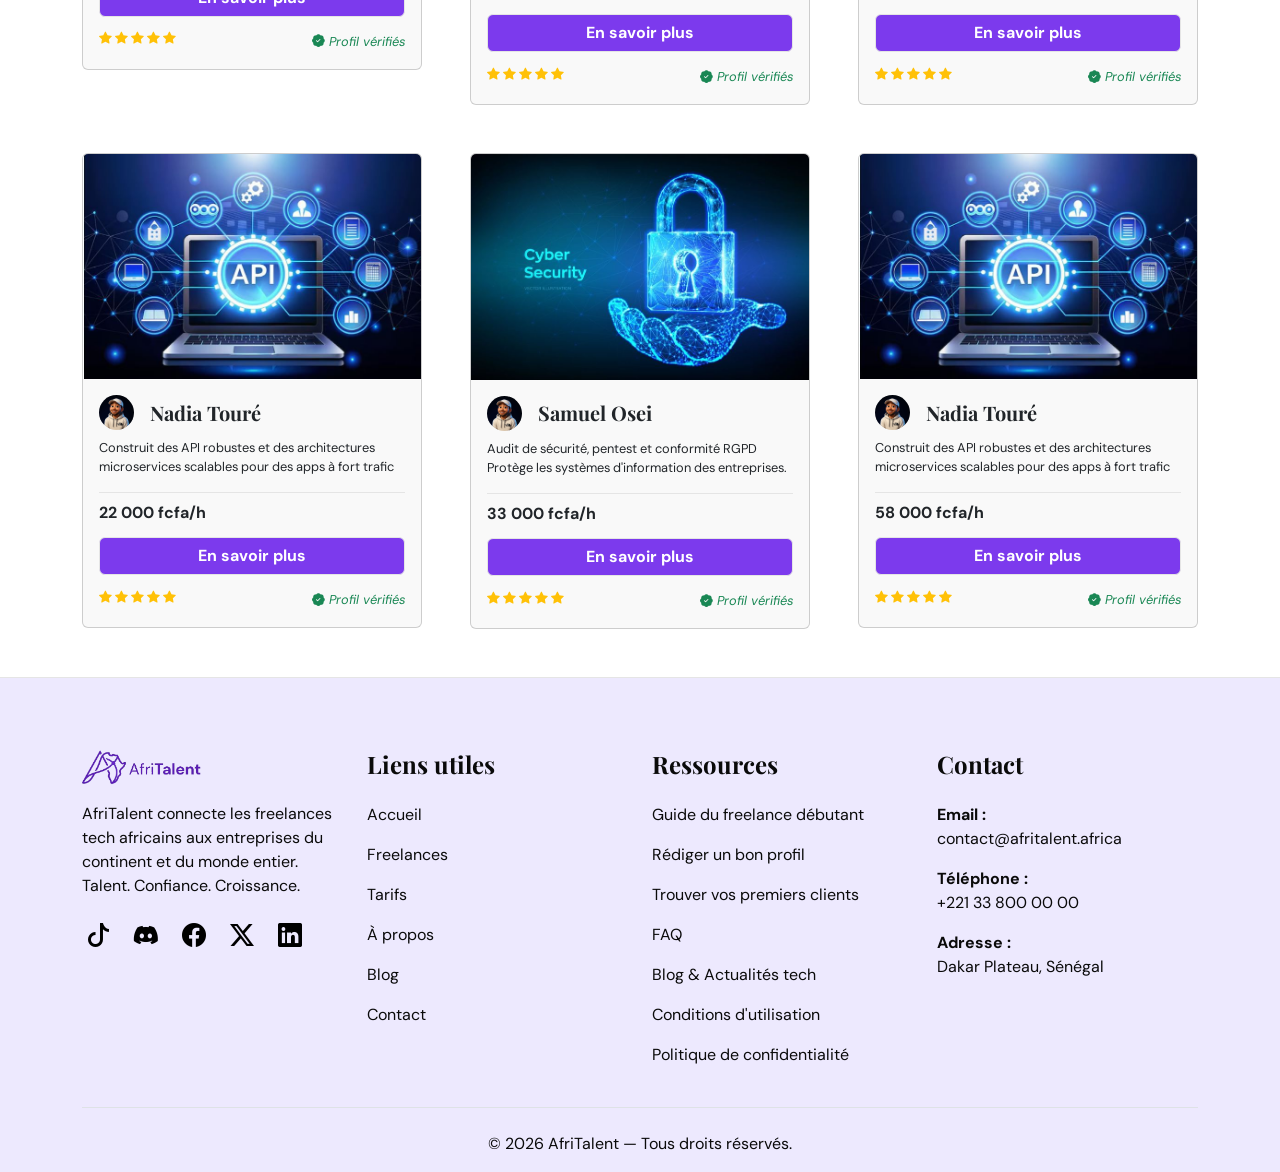
<file: freelances.html>
<!DOCTYPE html>
<html lang="fr">

<head>
    <meta charset="UTF-8">
    <meta name="viewport" content="width=device-width, initial-scale=1.0">
    <title>Frelance</title>
    <link rel="stylesheet" href="https://cdn.jsdelivr.net/npm/bootstrap@5.3.8/dist/css/bootstrap.min.css">
    <link rel="stylesheet" href="https://cdn.jsdelivr.net/npm/bootstrap-icons@1.13.1/font/bootstrap-icons.min.css">
    <link rel="stylesheet" href="css/style.css" type="text/css">
    <link rel="icon" href="image/iconelogo.png" type="image/png">
</head>

<body>
    <!--=================================
     ====header site avec menu navigation
     ==================================== -->
    <header>
        <nav id="navbar"
            class="navbar navbar-expand-lg mt-3 shadow mx-auto navbar-light rounded-4 menu-glace fixed-top">
            <div class="container">
                <!-- logo  -->
                <a class="navbar-brand" href="index.html">
                    <img src="image/logo.png" alt="Afritalent">
                </a>

                <!-- menu burger  -->
                <button class="navbar-toggler" type="button" data-bs-toggle="collapse" data-bs-target="#navMenu"
                    aria-controls="navMenu" aria-expanded="false" aria-label="Toggle navigation">
                    <span class="navbar-toggler-icon"></span>
                </button>

                <div class="collapse navbar-collapse" id="navMenu">
                    <!-- lien de menu  -->
                    <ul class="navbar-nav mx-auto">
                        <li class="nav-item"><a class="nav-link" href="index.html">Accueil</a></li>
                        <li class="nav-item"><a class="nav-link active" href="#">Freelances</a></li>
                        <li class="nav-item"><a class="nav-link" href="tarifs.html">Tarifs</a></li>
                        <li class="nav-item"><a class="nav-link" href="about.html">À propos</a></li>
                        <li class="nav-item"><a class="nav-link" href="blog.html">Blog</a></li>
                        <li class="nav-item"><a class="nav-link" href="contact.html">Contact</a></li>
                    </ul>
                    <div class="nav-item rounded-2 btn-primary list-unstyled px-2 mx-3">
                        <a class="nav-link text-secondary fs-6 text-light" target="_blank" href="auth.html">Rejoindre
                            AfriTalent</a>
                    </div>
                    <!-- bouton rejoindre et darkmod  -->
                    <button id="darkmod" class="bg-transparent fs-4 px-1 border-0">
                        <i class="bi bi-moon-stars-fill text-primary"></i>
                    </button>
                </div>
            </div>
        </nav>
    </header>
    <main>
        <!-- ===section hero texte + img==== -->
        <section>
            <div class="container px-5 homfrellence">
                <div class="row my-5 ps-lg-5 align-items-center py-4">
                    <div class="col-12 col-lg-6 col-md-6">
                        <h1 class="fs-2 fw-bold"> Trouvez le talent qu'il vous faut.</h1>
                        <h2 class="fs-6 py-2">
                            Parcourez notre communauté de <data value="2500">+2 500</data> freelances
                            tech vérifiés, disponibles dès maintenant.
                        </h2>
                    </div>
                    <div class="col-12 col-lg-6 col-md-6">
                        <img class="img-fluid"
                            src="image/hf_20260502_123719_49eea985-6b97-4141-b475-0e28f50999b4-removebg-preview.png"
                            alt="freelanceAfritalent">
                    </div>
                </div>
            </div>
        </section>

        <!-- section recherche avec animation et fixation en haut  -->
        <div class="d-flex justify-content-center">
            <div class="search mb-5 rounded-2">
                <div class="container-fluid">
                    <div
                        class="recherche overflow-auto align-items-center p-3 d-flex flex-nowrap gap-3 justify-content-around">
                        <button class="btn btn-outline-primary flex-shrink-0 btnFiltre"
                            data-category="tous">Tous</button>
                        <button class="btn btn-outline-primary flex-shrink-0 btnFiltre"
                            data-category="Developpeur">Développement Web</button>
                        <button class="btn btn-outline-primary flex-shrink-0 btnFiltre"
                            data-category="designe_ui">Design UI/UX</button>
                        <button class="btn btn-outline-primary flex-shrink-0 btnFiltre"
                            data-category="Marketing">Marketing Digital</button>
                        <button class="btn btn-outline-primary flex-shrink-0 btnFiltre" data-category="Data_IA">Data
                            et
                            IA</button>
                        <button class="btn btn-outline-primary flex-shrink-0 btnFiltre"
                            data-category="redaction">Rédaction Tech</button>
                        <button class="btn btn-outline-primary flex-shrink-0 btnFiltre" data-category="DevOps">DevOps et
                            Cloud</button>
                    </div>
                </div>
            </div>
        </div>

        <!-- section profil fictif sous forme de card  -->
        <!-- <section> -->

        <section>
            <h2 class="d-none">Afritalent</h2>
            <div class="container">
                <div class="row g-5">

                    <article class="col-12 col-lg-4 col-md-6" data-category="designe_ui">
                        <div class="card cardInServ">
                            <img class="card-img-top" src="image/freklwlwo.jpg" alt="Developpeur flutter">
                            <div class="freelancepersonne card-body">
                                <div class="d-flex align-items-center mb-2  gap-3">
                                    <img class="rounded-circle freelance-avatar" src="image/avis1.jpg" alt="freelance">
                                    <h2 class="fs-5 card-title fw-bold mb-0">Aïcha Koné</h2>
                                </div>
                                <p class="card-text">
                                    Créatrice d'interfaces épurées et accessibles. Maîtrise Figma, Adobe XD et Framer.
                                </p>
                                <footer class="d-flex flex-column bg-free gap-2">
                                    <div class="fw-bold pt-2">
                                        <data value="28000">28 000</data> fcfa/h
                                    </div>
                                    <button class="btn btn-primary my-1">En savoir plus</button>
                                    <div class="d-flex justify-content-between">
                                        <div class="text-warning">
                                            <i class="bi bi-star-fill"></i>
                                            <i class="bi bi-star-fill"></i>
                                            <i class="bi bi-star-fill"></i>
                                            <i class="bi bi-star-fill"></i>
                                            <i class="bi bi-star-fill"></i>
                                        </div>
                                        <div class="text-success">
                                            <i class="bi bi-patch-check-fill verifiez"></i>
                                            <i class="verifiez">Profil vérifiés</i>
                                        </div>
                                    </div>
                                </footer>
                            </div>
                        </div>
                    </article>

                    <article class="col-12 col-lg-4 col-md-6" data-category="Data_IA">
                        <div class="card cardInServ">
                            <img class="card-img-top" src="image/python.jpg" alt="Developpeur flutter">
                            <div class="freelancepersonne card-body">
                                <div class="d-flex align-items-center mb-2 gap-3">
                                    <img class="rounded-circle freelance-avatar" src="image/avis2.jpg" alt="freelance">
                                    <h2 class="fs-5 card-title fw-bold mb-0">Koffi Asante</h2>
                                </div>
                                <p class="card-text">
                                    Exaert en Python, TensorFlow et analyse prédictive. A travaillé avec des startups
                                    fintech et agritech.
                                </p>
                                <footer class="d-flex flex-column bg-free gap-2">
                                    <div class="fw-bold pt-2">
                                        <data value="45000">45 000</data> fcfa/h
                                    </div>
                                    <button class="btn btn-primary my-1">En savoir plus</button>
                                    <div class="d-flex justify-content-between">
                                        <div class="text-warning">
                                            <i class="bi bi-star-fill"></i>
                                            <i class="bi bi-star-fill"></i>
                                            <i class="bi bi-star-fill"></i>
                                            <i class="bi bi-star-fill"></i>
                                            <i class="bi bi-star-fill"></i>
                                        </div>
                                        <div class="text-success">
                                            <i class="bi bi-patch-check-fill verifiez"></i>
                                            <i class="verifiez">Profil vérifiés</i>
                                        </div>
                                    </div>
                                </footer>
                            </div>
                        </div>
                    </article>

                    <article class="col-12 col-lg-4 col-md-6" data-category="Developpeur">
                        <div class="card cardInServ">
                            <img class="card-img-top" src="image/flutter.jpg" alt="Developpeur">
                            <div class="freelancepersonne card-body">
                                <div class="d-flex align-items-center mb-2 gap-3">
                                    <img class="rounded-circle freelance-avatar" src="image/avis3.jpg" alt="freelance">
                                    <h2 class="fs-5 card-title fw-bold mb-0">Mariam Bah</h2>
                                </div>
                                <p class="card-text">
                                    Développe des applications mobiles iOS et Android performantes avec une UX soignée.
                                </p>
                                <footer class="d-flex flex-column bg-free gap-2">
                                    <div class="fw-bold pt-2">
                                        <data value="38000">38 000</data> fcfa/h
                                    </div>
                                    <button class="btn btn-primary my-1">En savoir plus</button>
                                    <div class="d-flex justify-content-between">
                                        <div class="text-warning">
                                            <i class="bi bi-star-fill"></i>
                                            <i class="bi bi-star-fill"></i>
                                            <i class="bi bi-star-fill"></i>
                                            <i class="bi bi-star-fill"></i>
                                            <i class="bi bi-star-fill"></i>
                                        </div>
                                        <div class="text-success">
                                            <i class="bi bi-patch-check-fill verifiez"></i>
                                            <i class="verifiez">Profil vérifiés</i>
                                        </div>
                                    </div>
                                </footer>
                            </div>
                        </div>
                    </article>

                    <article class="col-12 col-lg-4 col-md-6" data-category="DevOps">
                        <div class="card cardInServ">
                            <img class="card-img-top" src="image/aws.jpg" alt="DevOps et Cloud">
                            <div class="freelancepersonne card-body">
                                <div class="d-flex align-items-center mb-2 gap-3">
                                    <img class="rounded-circle freelance-avatar" src="image/avis4.jpg" alt="freelance">
                                    <h2 class="fs-5 card-title fw-bold mb-0">Youssef El Amrani</h2>
                                </div>
                                <p class="card-text">
                                    Architecte cloud certifié AWS. Automatise les déploiements et sécurise les
                                    infrastructures.
                                </p>
                                <footer class="d-flex flex-column bg-free gap-2">
                                    <div class="fw-bold pt-2">
                                        <data value="50000">50 000</data> fcfa/h
                                    </div>
                                    <button class="btn btn-primary my-1">En savoir plus</button>
                                    <div class="d-flex justify-content-between">
                                        <div class="text-warning">
                                            <i class="bi bi-star-fill"></i>
                                            <i class="bi bi-star-fill"></i>
                                            <i class="bi bi-star-fill"></i>
                                            <i class="bi bi-star-fill"></i>
                                            <i class="bi bi-star-fill"></i>
                                        </div>
                                        <div class="text-success">
                                            <i class="bi bi-patch-check-fill verifiez"></i>
                                            <i class="verifiez">Profil vérifiés</i>
                                        </div>
                                    </div>
                                </footer>
                            </div>
                        </div>
                    </article>

                    <article class="col-12 col-lg-4 col-md-6" data-category="redaction">
                        <div class="card cardInServ">
                            <img class="card-img-top" src="image/redaction.jpg" alt="Rédaction Tech">
                            <div class="freelancepersonne card-body">
                                <div class="d-flex align-items-center mb-2 gap-3">
                                    <img class="rounded-circle freelance-avatar" src="image/avis5.jpg" alt="freelance">
                                    <h2 class="fs-5 card-title fw-bold mb-0">Cécile Ouédraogo</h2>
                                </div>
                                <p class="card-text">
                                    Rédige des contenus techniques clairs et optimisés pour le référencement naturel.
                                    Bilingue FR/EN.
                                </p>
                                <footer class="d-flex flex-column bg-free gap-2">
                                    <div class="fw-bold pt-2">
                                        <data value="15000">15 000</data> fcfa/h
                                    </div>
                                    <button class="btn btn-primary my-1">En savoir plus</button>
                                    <div class="d-flex justify-content-between">
                                        <div class="text-warning">
                                            <i class="bi bi-star-fill"></i>
                                            <i class="bi bi-star-fill"></i>
                                            <i class="bi bi-star-fill"></i>
                                            <i class="bi bi-star-fill"></i>
                                            <i class="bi bi-star-fill"></i>
                                        </div>
                                        <div class="text-success">
                                            <i class="bi bi-patch-check-fill verifiez"></i>
                                            <i class="verifiez">Profil vérifiés</i>
                                        </div>
                                    </div>
                                </footer>
                            </div>
                        </div>
                    </article>

                    <article class="col-12 col-lg-4 col-md-6" data-category="Marketing">
                        <div class="card cardInServ">
                            <img class="card-img-top" src="image/metaads.jpg" alt="Marketing Digital">
                            <div class="freelancepersonne card-body">
                                <div class="d-flex align-items-center mb-2 gap-3">
                                    <img class="rounded-circle freelance-avatar" src="image/avis6.jpg" alt="freelance">
                                    <h2 class="fs-5 card-title fw-bold mb-0">Cheikh Diop</h2>
                                </div>
                                <p class="card-text">
                                    Stratégies de croissance pour startups africaines. Spécialiste Meta Ads, Google Ads
                                    et email marketing
                                </p>
                                <footer class="d-flex flex-column bg-free gap-2">
                                    <div class="fw-boldpt pt-2">
                                        <data value="25000">25 000</data> fcfa/h
                                    </div>
                                    <button class="btn btn-primary my-1">En savoir plus</button>
                                    <div class="d-flex justify-content-between">
                                        <div class="text-warning">
                                            <i class="bi bi-star-fill"></i>
                                            <i class="bi bi-star-fill"></i>
                                            <i class="bi bi-star-fill"></i>
                                            <i class="bi bi-star-fill"></i>
                                            <i class="bi bi-star-fill"></i>
                                        </div>
                                        <div class="text-success">
                                            <i class="bi bi-patch-check-fill verifiez"></i>
                                            <i class="verifiez">Profil vérifiés</i>
                                        </div>
                                    </div>
                                </footer>
                            </div>
                        </div>
                    </article>

                    <article class="col-12 col-lg-4 col-md-6" data-category="Data_IA">
                        <div class="card cardInServ">
                            <img class="card-img-top" src="image/api.jpg" alt="Data et IA">
                            <div class="freelancepersonne card-body">
                                <div class="d-flex align-items-center mb-2 gap-3">
                                    <img class="rounded-circle freelance-avatar" src="image/carton.jpg" alt="freelance">
                                    <h2 class="fs-5 card-title fw-bold mb-0">Nadia Touré</h2>
                                </div>
                                <p class="card-text">
                                    Construit des API robustes et des architectures microservices scalables pour des
                                    apps à fort trafic
                                </p>
                                <footer class="d-flex flex-column bg-free gap-2">
                                    <div class="fw-bold pt-2">
                                        <data value="22000">22 000</data> fcfa/h
                                    </div>
                                    <button class="btn btn-primary my-1">En savoir plus</button>
                                    <div class="d-flex justify-content-between">
                                        <div class="text-warning">
                                            <i class="bi bi-star-fill"></i>
                                            <i class="bi bi-star-fill"></i>
                                            <i class="bi bi-star-fill"></i>
                                            <i class="bi bi-star-fill"></i>
                                            <i class="bi bi-star-fill"></i>
                                        </div>
                                        <div class="text-success">
                                            <i class="bi bi-patch-check-fill verifiez"></i>
                                            <i class="verifiez">Profil vérifiés</i>
                                        </div>
                                    </div>
                                </footer>
                            </div>
                        </div>
                    </article>

                    <article class="col-12 col-lg-4 col-md-6" data-category="DevOps">
                        <div class="card cardInServ">
                            <img class="card-img-top" src="image/securite.jpg" alt="DevOps et Cloud">
                            <div class="freelancepersonne card-body">
                                <div class="d-flex align-items-center mb-2 gap-3">
                                    <img class="rounded-circle freelance-avatar" src="image/carton.jpg" alt="freelance">
                                    <h2 class="fs-5 card-title fw-bold mb-0">Samuel Osei</h2>
                                </div>
                                <p class="card-text">
                                    Audit de sécurité, pentest et conformité RGPD Protège les systèmes d'information des
                                    entreprises.
                                </p>
                                <footer class="d-flex flex-column bg-free gap-2">
                                    <div class="fw-bold pt-2">
                                        <data value="33000">33 000</data> fcfa/h
                                    </div>
                                    <button class="btn btn-primary my-1">En savoir plus</button>
                                    <div class="d-flex justify-content-between">
                                        <div class="text-warning">
                                            <i class="bi bi-star-fill"></i>
                                            <i class="bi bi-star-fill"></i>
                                            <i class="bi bi-star-fill"></i>
                                            <i class="bi bi-star-fill"></i>
                                            <i class="bi bi-star-fill"></i>
                                        </div>
                                        <div class="text-success">
                                            <i class="bi bi-patch-check-fill verifiez"></i>
                                            <i class="verifiez">Profil vérifiés</i>
                                        </div>
                                    </div>
                                </footer>
                            </div>
                        </div>
                    </article>

                    <article class="col-12 col-lg-4 col-md-6" data-category="Developpeur">
                        <div class="card cardInServ">
                            <img class="card-img-top" src="image/api.jpg" alt="Developpeur flutter">
                            <div class="freelancepersonne card-body">
                                <div class="d-flex align-items-center mb-2 gap-3">
                                    <img class="rounded-circle freelance-avatar" src="image/carton.jpg" alt="freelance">
                                    <h2 class="fs-5 card-title fw-bold mb-0">Nadia Touré</h2>
                                </div>
                                <p class="card-text">
                                    Construit des API robustes et des architectures microservices scalables pour des
                                    apps à fort trafic
                                </p>
                                <footer class="d-flex flex-column bg-free gap-2">
                                    <div class="fw-bold pt-2">
                                        <data value="58000">58 000</data> fcfa/h
                                    </div>
                                    <button class="btn btn-primary my-1">En savoir plus</button>
                                    <div class="d-flex justify-content-between">
                                        <div class="text-warning">
                                            <i class="bi bi-star-fill"></i>
                                            <i class="bi bi-star-fill"></i>
                                            <i class="bi bi-star-fill"></i>
                                            <i class="bi bi-star-fill"></i>
                                            <i class="bi bi-star-fill"></i>
                                        </div>
                                        <div class="text-success">
                                            <i class="bi bi-patch-check-fill verifiez"></i>
                                            <i class="verifiez">Profil vérifiés</i>
                                        </div>
                                    </div>
                                </footer>
                            </div>
                        </div>
                    </article>
                </div>
            </div>
        </section>
    </main>

    <footer>
        <div class="container-fluid">
            <div class="container ">
                <div class="row mt-4 pt-5">
                    <!-- a propos -->
                    <div class="col-12 col-lg-3 col-md-4">
                        <a href="#" class="navbar-brand">
                            <img src="image/logo.png" alt="Afritalent">
                        </a>
                        <p class="my-3 fin">
                            AfriTalent connecte les freelances tech africains aux entreprises
                            du continent et du monde entier. Talent. Confiance. Croissance.
                        </p>
                        <div class="d-flex gap-3 liensociale">
                            <a href="#" class="fs-4 p-1 rounded-circle text-secondary">
                                <i class="bi bi-tiktok text-black"></i>
                            </a>
                            <a href="#" class="fs-4 p-1 rounded-circle text-secondary">
                                <i class="bi bi-discord text-black"></i>
                            </a>
                            <a href="#" class="fs-4 p-1 rounded-circle text-secondary">
                                <i class="bi bi-facebook text-black"></i>
                            </a>
                            <a href="#" class="fs-4 p-1 rounded-circle text-secondary">
                                <i class="bi bi-twitter-x text-black"></i>
                            </a>
                            <a href="#" class="fs-4 p-1 rounded-circle text-secondary">
                                <i class="bi bi-linkedin text-black"></i>
                            </a>
                        </div>
                    </div>

                    <!-- Liens utiles -->
                    <div class="col-12 col-lg-3 col-md-4">
                        <h2 class="fs-4 fw-bold mb-4 fin">Liens utiles</h2>
                        <ul class="list-unstyled animationfooter d-flex flex-column gap-3">
                            <li><a href="index.html" class="fin">Accueil</a></li>
                            <li><a href="#" class="fin">Freelances</a></li>
                            <li><a href="tarifs.html" class="fin">Tarifs</a></li>
                            <li><a href="about.html" class="fin">À propos</a></li>
                            <li><a href="blog.html" class="fin">Blog</a></li>
                            <li><a href="contact.html">Contact</a></li>
                        </ul>
                    </div>

                    <!-- Ressources -->
                    <div class="col-12 col-lg-3 col-md-4">
                        <h2 class="fs-4 fw-bold mb-4 fin">Ressources</h2>
                        <ul class="list-unstyled animationfooter d-flex flex-column gap-3">
                            <li><a href="blog.html" class="py-2 fin">Guide du freelance débutant</a></li>
                            <li><a href="#" class="py-2 fin">Rédiger un bon profil</a></li>
                            <li><a href="#" class="py-2 fin">Trouver vos premiers clients</a></li>
                            <li><a href="index.html" class="py-2 fin">FAQ</a></li>
                            <li><a href="blog.html" class="py-2 fin">Blog & Actualités tech</a></li>
                            <li><a href="#" class="py-2 fin">Conditions d'utilisation</a></li>
                            <li><a href="#" class="py-5 fin">Politique de confidentialité</a></li>
                        </ul>
                    </div>
                    <div class="col-12 col-lg-3 col-md-4">
                        <div>
                            <h2 class="fs-4 fw-bold mb-4 fin">Contact</h2>
                            <address>
                                <p class="fin"><strong>Email :</strong><br> contact@afritalent.africa</p>
                                <p class="fin"><strong>Téléphone :</strong><br> +221 33 800 00 00</p>
                                <p class="fin"><strong>Adresse :</strong><br> Dakar Plateau, Sénégal</p>
                            </address>
                        </div>
                    </div>
                    <div>
                        <div class="text-center mt-4 border-1 pt-4 border-top">
                            <p class="fin">© 2026 AfriTalent — Tous droits réservés.</p>
                        </div>
                    </div>
                </div>
            </div>
        </div>
    </footer>
    <div class="fixed-bottom d-flex btnRemonte">
        <button id="btnRemonte" class="ms-auto fs-4 px-2 py-1 bg-primary text-light rounded-3 border-0 fw-bold "><i
                class="bi bi-arrow-up"></i>
        </button>
    </div>

    <script src="https://cdn.jsdelivr.net/npm/bootstrap@5.3.8/dist/js/bootstrap.bundle.min.js"
        integrity="sha384-FKyoEForCGlyvwx9Hj09JcYn3nv7wiPVlz7YYwJrWVcXK/BmnVDxM+D2scQbITxI"
        crossorigin="anonymous"></script>
    <script src="js/main.js"></script>
</body>

</html>
</file>
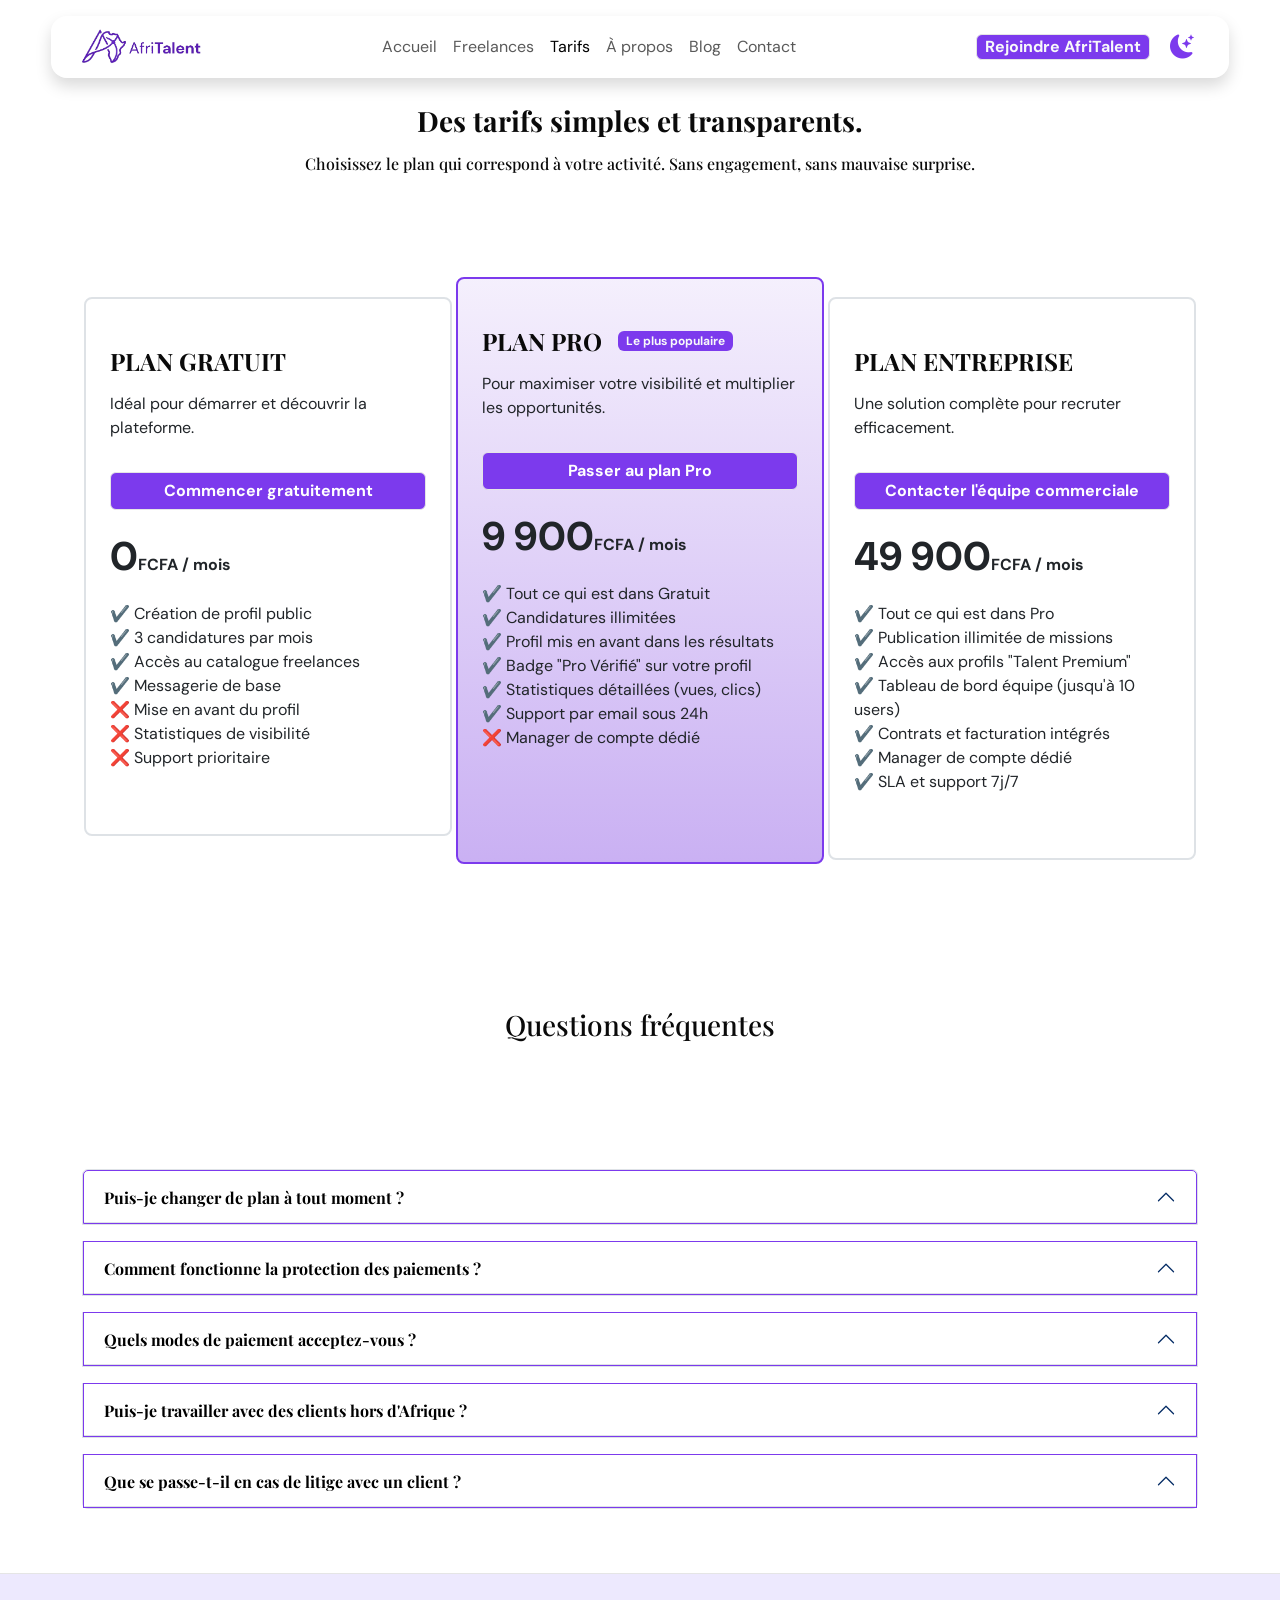
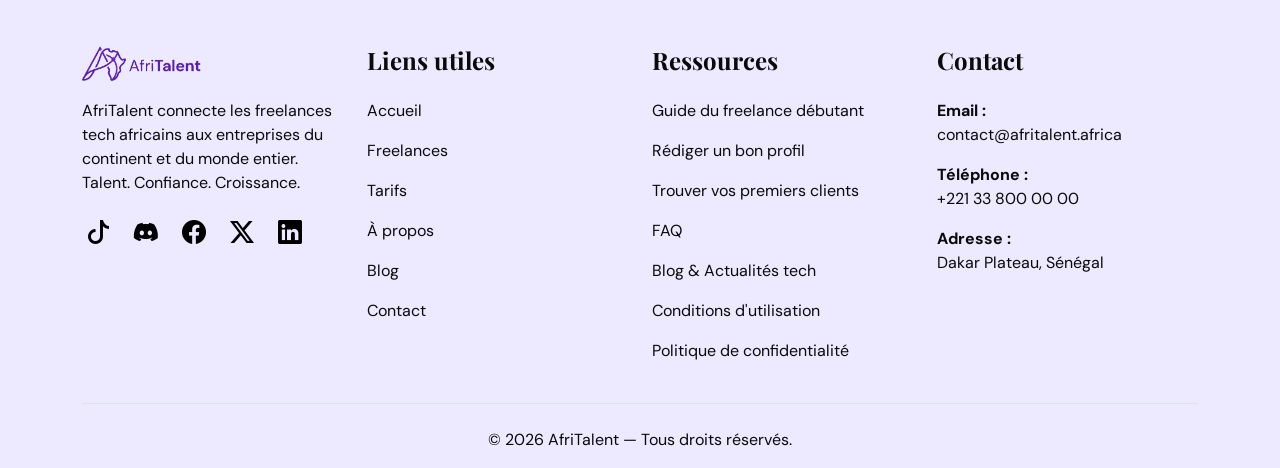
<file: tarifs.html>
<!DOCTYPE html>
<html lang="fr">

<head>
    <meta charset="UTF-8">
    <meta name="viewport" content="width=device-width, initial-scale=1.0">
    <title>Tarifs Afritalent</title>
    <link rel="stylesheet" href="https://cdn.jsdelivr.net/npm/bootstrap@5.3.8/dist/css/bootstrap.min.css">
    <link rel="stylesheet" href="https://cdn.jsdelivr.net/npm/bootstrap-icons@1.13.1/font/bootstrap-icons.min.css">
    <link rel="stylesheet" href="css/style.css" type="text/css">
    <link rel="icon" href="image/iconelogo.png" type="image/png">
</head>

<body>
    <!--=================================
     ====header site avec menu navigation
     ==================================== -->
    <header>
        <nav id="navbar"
            class="navbar navbar-expand-lg mt-3 shadow mx-auto navbar-light rounded-4 menu-glace fixed-top">
            <div class="container">
                <!-- logo  -->
                <a class="navbar-brand" href="index.html">
                    <img src="image/logo.png" alt="Afritalent">
                </a>

                <!-- menu burger  -->
                <button class="navbar-toggler" type="button" data-bs-toggle="collapse" data-bs-target="#navMenu"
                    aria-controls="navMenu" aria-expanded="false" aria-label="Toggle navigation">
                    <span class="navbar-toggler-icon"></span>
                </button>

                <div class="collapse navbar-collapse" id="navMenu">
                    <!-- lien de menu  -->
                    <ul class="navbar-nav mx-auto">
                        <li class="nav-item"><a class="nav-link" href="index.html">Accueil</a></li>
                        <li class="nav-item"><a class="nav-link" href="freelances.html">Freelances</a>
                        </li>
                        <li class="nav-item"><a class="nav-link active" href="#">Tarifs</a></li>
                        <li class="nav-item"><a class="nav-link" href="about.html">À propos</a></li>
                        <li class="nav-item"><a class="nav-link" href="blog.html">Blog</a></li>
                        <li class="nav-item"><a class="nav-link" href="contact.html">Contact</a></li>
                    </ul>
                    <div class="nav-item rounded-2 btn-primary list-unstyled px-2 mx-3">
                        <a class="nav-link text-secondary fs-6 text-light" target="_blank" href="auth.html">Rejoindre
                            AfriTalent</a>
                    </div>
                    <!-- bouton rejoindre et darkmod  -->
                    <button id="darkmod" class="bg-transparent fs-4 px-1 border-0">
                        <i class="bi bi-moon-stars-fill text-primary"></i>
                    </button>
                </div>
            </div>
        </nav>
    </header>
    <main>
        <!-- ===========================
         hero tarifs  
         =============================== -->
        <section>
            <div class="container text-center mt-5">
                <h1 class="fw-bold fs-3 p-2">Des tarifs simples et transparents.</h1>
                <h2 class="fs-6">
                    Choisissez le plan qui correspond à votre activité.
                    Sans engagement, sans mauvaise surprise.
                </h2>
            </div>
        </section>

        <section>
            <!-- ==============================
             different type de forfaits
             ================================== -->
            <div class="container">
                <div class="row mx-auto g-1">
                    <!-- taris 1 -->
                    <div class="col-12 col-md-4 col-sm-12 mt-4">
                        <div class="bg-transparent rounded-3 border border-2 py-5 px-4 ">
                            <div>
                                <h2 class="fw-bold mb-0 fs-4">PLAN GRATUIT</h2>
                                <p class="py-3">Idéal pour démarrer et découvrir la plateforme.</p>
                                <div class="d-flex flex-column">
                                    <a class="btn btn-primary" href="#">Commencer gratuitement</a>
                                    <strong class="py-3">
                                        <data class="fs-1" value="0">0</data>FCFA / mois
                                    </strong>
                                </div>
                            </div>
                            <p>
                                ✔️ Création de profil public <br>
                                ✔️ 3 candidatures par mois <br>
                                ✔️ Accès au catalogue freelances <br>
                                ✔️ Messagerie de base <br>
                                ❌ Mise en avant du profil <br>
                                ❌ Statistiques de visibilité <br>
                                ❌ Support prioritaire <br>
                            </p>
                        </div>
                    </div>

                    <!-- tarifs 2 -->
                    <div class="col-12 col-md-4 col-sm-12">
                        <div class="rounded-3 border border-2 border-primary py-5 px-4 tarifpopulaire">
                            <div>
                                <div class="d-flex align-items-center">
                                    <h2 class="fw-bold mb-0 fs-4">PLAN PRO</h2>
                                    <strong class="badge rounded-2 text-light mx-3 bg-primary ">
                                        Le plus populaire
                                    </strong>
                                </div>
                                <p class="py-3">Pour maximiser votre visibilité et multiplier les opportunités.</p>
                                <div class="d-flex flex-column">
                                    <a class="btn btn-primary" href="#">Passer au plan Pro</a>
                                    <strong class="py-3">
                                        <data class="fs-1" value="9900">9 900</data>FCFA / mois
                                    </strong>
                                </div>
                            </div>
                            <p class="pb-5">
                                ✔️ Tout ce qui est dans Gratuit <br>
                                ✔️ Candidatures illimitées <br>
                                ✔️ Profil mis en avant dans les résultats <br>
                                ✔️ Badge "Pro Vérifié" sur votre profil <br>
                                ✔️ Statistiques détaillées (vues, clics) <br>
                                ✔️ Support par email sous 24h <br>
                                ❌ Manager de compte dédié <br>
                            </p>
                        </div>
                    </div>

                    <!-- tarifs 3 -->
                    <div class="col-12 col-md-4 col-sm-12 mt-4">
                        <div class="bg-transparent rounded-3 border border-2 py-5 px-4">
                            <div>
                                <h2 class="fw-bold mb-0 fs-4">PLAN ENTREPRISE</h2>
                                <p class="py-3">Une solution complète pour recruter efficacement.</p>
                                <div class="d-flex flex-column">
                                    <a class="btn btn-primary" href="#">Contacter l'équipe commerciale</a>
                                    <strong class="py-3">
                                        <data class="fs-1" value="49900">49 900</data>FCFA / mois
                                    </strong>
                                </div>
                            </div>
                            <p>
                                ✔️ Tout ce qui est dans Pro <br>
                                ✔️ Publication illimitée de missions <br>
                                ✔️ Accès aux profils "Talent Premium" <br>
                                ✔️ Tableau de bord équipe (jusqu'à 10 users) <br>
                                ✔️ Contrats et facturation intégrés <br>
                                ✔️ Manager de compte dédié <br>
                                ✔️ SLA et support 7j/7 <br>
                            </p>
                        </div>
                    </div>
                </div>
            </div>
        </section>

        <!-- =========================
         foire au question
         ============================= -->
        <section>
            <div class="container">
                <h2 class="fs-3 text-center m-5">Questions fréquentes</h2>
                <div class="accordion mat" id="accordionfaq">
                    <div class="accordion-item mb-3 mt-5">
                        <h2 class="accordion-header">
                            <button class="accordion-button fs-6 border-primary fw-bold text-black" type="button"
                                data-bs-toggle="collapse" data-bs-target="#q1">Puis-je changer de plan à tout moment
                                ?</button>
                        </h2>
                        <div class="accordion-collapse collapse " data-bs-parent="#accordionfaq" id="q1">
                            <div class="accordion-body">
                                Oui, vous pouvez upgrader ou downgrader votre abonnement
                                à tout moment depuis votre tableau de bord. Le changement
                                prend effet immédiatement et la facturation est ajustée au prorata.
                            </div>
                        </div>
                    </div>

                    <div class="accordion-item mb-3">
                        <h2 class="accordion-header">
                            <button class="accordion-button fs-6 border-primary fw-bold text-black" data-bs-target="#q2"
                                type="button" data-bs-toggle="collapse">Comment fonctionne la protection des paiements
                                ?</button>
                        </h2>
                        <div class="accordion-collapse collapse " data-bs-parent="#accordionfaq" id="q2">
                            <div class="accordion-body">
                                AfriTalent utilise un système d'escrow (séquestre).
                                L'entreprise dépose les fonds avant le début de la mission.
                                Ils ne sont débloqués vers le freelance qu'une fois le livrable
                                validé par les deux parties.
                            </div>
                        </div>
                    </div>

                    <div class="accordion-item mb-3">
                        <h2 class="accordion-header">
                            <button class="accordion-button fs-6 border-primary fw-bold text-black" type="button"
                                data-bs-toggle="collapse" data-bs-target="#q3">
                                Quels modes de paiement acceptez-vous ?
                            </button>
                        </h2>
                        <div class="accordion-collapse collapse" id="q3" data-bs-parent="#accordionfaq">
                            <div class="accordion-body">
                                Nous acceptons les paiements par carte bancaire (Visa, Mastercard),
                                Mobile Money (Orange Money, Wave, MTN MoMo) et virement bancaire
                                pour les entreprises.
                            </div>
                        </div>
                    </div>

                    <div class="accordion-item  mb-3">
                        <h2 class="accordion-header">
                            <button class="accordion-button border-primary fs-6 fw-bold text-black" type="button"
                                data-bs-toggle="collapse" data-bs-target="#q4">Puis-je
                                travailler avec des clients hors d'Afrique ?</button>
                        </h2>
                        <div class="accordion-collapse collapse " id="q4" data-bs-parent="#accordionfaq">
                            <div class="accordion-body">
                                Absolument. AfriTalent permet aux freelances africains de
                                collaborer avec des clients du monde entier. Les paiements
                                internationaux sont gérés via notre partenaire de paiement sécurisé.
                            </div>
                        </div>
                    </div>

                    <div class="accordion-item mb-3">
                        <h2 class="accordion-header">
                            <button class="accordion-button fs-6 border-primary fw-bold text-black"
                                data-bs-toggle="collapse" data-bs-target="#q5" type="button">Que se passe-t-il en cas de
                                litige avec un client
                                ?</button>
                        </h2>
                        <div class="" id="q5">
                            <div class="accordion-body collapse " data-bs-parent="#accordionfaq">
                                AfriTalent dispose d'une équipe de médiation dédiée.
                                En cas de conflit, vous pouvez ouvrir un ticket de litige.
                                Notre équipe intervient sous 48h pour trouver une solution équitable.
                            </div>
                        </div>
                    </div>
                </div>
            </div>
        </section>
    </main>

    <footer>
        <div class="container-fluid">
            <div class="container ">
                <div class="row mt-4 pt-5">
                    <!-- a propos -->
                    <div class="col-12 col-lg-3 col-md-4">
                        <a href="#" class="navbar-brand">
                            <img src="image/logo.png" alt="Afritalent">
                            <!-- <span class="text-primary">AfriTalent</span> -->
                        </a>
                        <p class="my-3">
                            AfriTalent connecte les freelances tech africains aux entreprises
                            du continent et du monde entier. Talent. Confiance. Croissance.
                        </p>
                        <div class="d-flex gap-3 liensociale">
                            <a href="#" class="fs-4 p-1 rounded-circle text-secondary">
                                <i class="bi bi-tiktok text-black"></i>
                            </a>
                            <a href="#" class="fs-4 p-1 rounded-circle text-secondary">
                                <i class="bi bi-discord text-black"></i>
                            </a>
                            <a href="#" class="fs-4 p-1 rounded-circle text-secondary">
                                <i class="bi bi-facebook text-black"></i>
                            </a>
                            <a href="#" class="fs-4 p-1 rounded-circle text-secondary">
                                <i class="bi bi-twitter-x text-black"></i>
                            </a>
                            <a href="#" class="fs-4 p-1 rounded-circle text-secondary">
                                <i class="bi bi-linkedin text-black"></i>
                            </a>
                        </div>
                    </div>

                    <!-- Liens utiles -->
                    <div class="col-12 col-lg-3 col-md-4">
                        <h2 class="fs-4 fw-bold mb-4">Liens utiles</h2>
                        <ul class="list-unstyled animationfooter d-flex flex-column gap-3">
                            <li><a href="index.html">Accueil</a></li>
                            <li><a href="freelances.html" target="_blank">Freelances</a></li>
                            <li><a href="#">Tarifs</a></li>
                            <li><a href="about.html">À propos</a></li>
                            <li><a href="blog.html">Blog</a></li>
                            <li><a href="contact.html">Contact</a></li>
                        </ul>
                    </div>

                    <!-- Ressources -->
                    <div class="col-12 col-lg-3 col-md-4">
                        <h2 class="fs-4 fw-bold mb-4">Ressources</h2>
                        <ul class="list-unstyled animationfooter d-flex flex-column gap-3">
                            <li><a href="#" class="py-2">Guide du freelance débutant</a></li>
                            <li><a href="#" class="py-2">Rédiger un bon profil</a></li>
                            <li><a href="#" class="py-2">Trouver vos premiers clients</a></li>
                            <li><a href="#" class="py-2">FAQ</a></li>
                            <li><a href="#" class="py-2">Blog & Actualités tech</a></li>
                            <li><a href="#" class="py-2">Conditions d'utilisation</a></li>
                            <li><a href="#" class="py-5">Politique de confidentialité</a></li>
                        </ul>
                    </div>
                    <div class="col-12 col-lg-3 col-md-4">
                        <div>
                            <h2 class="fs-4 fw-bold mb-4">Contact</h2>
                            <address>
                                <p><strong>Email :</strong><br> contact@afritalent.africa</p>
                                <p><strong>Téléphone :</strong><br> +221 33 800 00 00</p>
                                <p><strong>Adresse :</strong><br> Dakar Plateau, Sénégal</p>
                            </address>
                        </div>
                    </div>
                    <div>
                        <div class="text-center mt-4 border-1 pt-4 border-top">
                            <p>© 2026 AfriTalent — Tous droits réservés.</p>
                        </div>
                    </div>
                </div>
            </div>
        </div>
    </footer>
    <div class="fixed-bottom d-flex">
        <button id="btnRemonte" class="ms-auto fs-4 px-2 py-1 bg-primary text-light rounded-3 border-0 fw-bold "><i
                class="bi bi-arrow-up"></i>
        </button>
    </div>

    <script src="https://cdn.jsdelivr.net/npm/bootstrap@5.3.8/dist/js/bootstrap.bundle.min.js"
        integrity="sha384-FKyoEForCGlyvwx9Hj09JcYn3nv7wiPVlz7YYwJrWVcXK/BmnVDxM+D2scQbITxI"
        crossorigin="anonymous"></script>
    <script src="js/main.js"></script>
</body>

</html>
</file>
<file: css/style.css>
@import url('https://fonts.googleapis.com/css2?family=Playfair+Display:ital,wght@0,400..900;1,400..900&display=swap');
@import url('https://fonts.googleapis.com/css2?family=DM+Sans:ital,opsz,wght@0,9..40,100..1000;1,9..40,100..1000&display=swap');

/* ==============================
    afritalent css 
============================== */

/* ----initialisation---- */
* {
    margin: 0;
    padding: 0;
    box-sizing: border-box;
}

html {
    scroll-behavior: smooth;
}

/*  ==================
        variable
    ================== */
:root {
    /* ---police--- */
    --font-titel: 'Playfair Display', serif;
    --font-para: 'DM Sans', sans-serif;
    /*---------------------
            couleur 
    -----------------------*/

    --primary: #7c3aed;
    --bs-primary-rgb: 124, 58, 237;

    --bg-span-out: #ede9fe;
    --bg-span-out-rgb: 237, 233, 254;

    --bg: #ffffff;
    --bs-bg-rgb: 255, 255, 255;

    --card: #f9f9f9;
    --card-rgb: 249, 249, 249;

    --border: #e5e5e5;
    /* --bs-success-rgb: 229, 229, 229; */

    --text: #0a0a0a;

    --text-muted: #737373;
    --text-muted-rgb: 115, 115, 115;

    --primary-dark: #a78bfa;
}

/* ======================
    dark mod 
========================= */

body.dark {
    --primary-dark: #a78bfa;

    --bg-dark: #171717;

    --card-dark: #1f1f1f;

    --border: #2a2a2a;

    --card-dark: #1f1f1f;

    --text-dark: #f5f5f5;

    --bs-navbar-bg: var(--bg-dark);

    --text-muted: #a3a3a3;

    background-color: var(--bg-dark);

    color: var(--text-dark);

}

.navbar {
    background: rgba(255, 255, 255, 0.2);
    backdrop-filter: blur(20px);
    transition: 0.3s ease;
}

body.dark .navbar {
    background: transparent;
    border: 1px solid var(--border);
}

body.dark h1,
body.dark h2,
body.dark h3,
body.dark h4,
body.dark h5 {
    color: var(--text-dark);
}

body.dark p,
body.dark span,
body.dark a {
    color: var(--text-muted);
}

body.dark footer,
body.dark .service {
    background-color: var(--card-dark);
}


body.dark .cardInServ {
    background-color: var(--border);
}

body.dark .search {
    background-color: var(--border);
}

body.dark .txtSpan {
    background-color: var(--card);
    color: var(--bg-dark);
}

body.dark .bg-free {
    background: transparent;
    color: var(--bg);
}

/* ==================================
    animation de scrollY 
====================================*/

.navbar.scrollNavabar {
    width: 88vw;
    box-shadow: 0 0 200px var(--primary);
}

.card {
    background: var(--card);
}

body {
    background-color: var(--bg);
    font-family: var(--font-para);
    transition: all 0.3s ease;
}

.tittel {
    font-size: 4em;
}

/* ===================================
    btn principale et secondaire 
===================================== */

/* bouton principale */
.btn-primary {
    background-color: var(--primary);
    color: var(--bg);
    font-weight: bold;
    border: 1px solid var(--border);
    transition: 0.3s ease;
}

.btn-primary:hover {
    background-color: var(--primary);
    box-shadow: inset 0 0 10px var(--bg);
    border: 1px solid var(--primary);
}

.btn-primary:active {
    background-color: var(--primary) !important;
    border: 1px solid var(--primary) !important;
}

/* bouton secondaire */
.btn-outline-primary {
    background: transparent;
    color: var(--primary);
    border: 1px solid var(--primary);
    transition: 0.3s ease;
}

.btn-outline-primary:hover {
    background-color: transparent;
    color: var(--primary);
    box-shadow: inset 0 0 20px var(--primary);
    border: 1px solid var(--primary);
}

.btn-outline-primary:active {
    border: 1px solid var(--primary) !important;
}

.form-control:focus {
    border: none;
    box-shadow: 0 0.20rem var(--primary);
}

/* ===================
taille et font fammily 
====================== */
h1,
h2,
h3,
h4,
h5 {
    color: var(--text);
    font-family: var(--font-titel);
}

a {
    text-decoration: none;
}

h1 {
    font-size: clamp(2rem, 4.5vw, 4rem);
}

h2 {
    font-size: clamp(1.5rem, 3vw, 3.5rem);
}

h3 {
    font-size: clamp(1.6rem, 3.5vw, 2.5rem);
}

h4 {
    font-size: clamp(1.3rem, 2.5vw, 2rem);
}

.navbar-brand img {
    width: 120px;
}

.mat {
    margin-top: 8rem;
}

.mab {
    margin-bottom: 6rem;
}

.txtSpan {
    background: var(--bg-span-out);
    border: 1px solid var(--border);
    color: var(--text);
    font-size: .6em;
}


/* ====================
Page d'acceuil
=======================*/

.navbar {
    width: 92vw;
}

.pHero {
    font-family: var(--font-para);
}

.bc {
    border-inline-end: 0.2px solid var(--border);
}


.imgprocess img {
    padding: 1rem 0;
    width: 35px;
}

.service {
    background-color: var(--bg-span-out);
}

.marq-aprv img {
    height: 20px;
    object-fit: cover;
    flex-shrink: 0;
    filter: brightness(0) saturate(100%) invert(30%);
}

.marq-aprv {
    width: max-content;
    animation: marque-index 30s linear infinite;
}

/* ------------------------------------------------
bande defilant avec des img de marque 
--------------------------------------------------- */
@keyframes marque-index {
    from {
        transform: translateX(0);
    }

    to {
        transform: translateX(-25%);
    }
}

/* ---------------------------
styl des icone type ippal
------------------------------- */
.imgprocess,
.iconefonct {
    width: 70px;
    height: 70px;
    display: flex;
    align-items: center;
    justify-content: center;
    border-radius: .8rem;
    background: linear-gradient(to bottom, rgba(112, 37, 233, .25), rgba(225, 225, 225, .50));
}

.bento-index {
    display: grid;
    grid-template-columns: repeat(6, 1fr);
    gap: 1.5rem;

    grid-template-areas:
        "card1 card1 card1 card1 card2 card2"
        "card3 card3 card3 card4 card4 card4"
    ;
}

.card1 {
    grid-area: card1;
}

.card1>div {
    color: var(--bg);
    background: var(--primary);
}

.card2 {
    grid-area: card2;
}

.card3 {
    grid-area: card3;
}

.card3>div {
    color: var(--bg);
    background: var(--text);
}

.card4 {
    grid-area: card4;
}

.card4>div {
    color: var(--text);
    background: var(--primary-dark);
}

@media (320px <=width <=480px) {
    .bento-index {
        display: grid;
        grid-template-columns: 1fr;
        gap: 1.5rem;

        grid-template-areas:
            "card1"
            "card2"
            "card3"
            "card4"
        ;
    }
}

@media (min-width : 481px) and (max-width : 1024px) {

    .bento-index {
        display: grid;
        grid-template-columns: 1fr 1fr;
        gap: 1.5rem;

        grid-template-areas:
            "card1 card2"
            "card1 card2 "
            "card3 card3"
            "card4 card4"
        ;
    }
}

.categorie>div:hover {
    cursor: pointer;
    transform: translateY(-10px);
    box-shadow: 0 0 2px var(--primary-dark);
}

.iconefonct {
    margin-top: 1.4rem;
}

.imgavis img {
    width: 80%;
    height: 80%;
}

.ctaindex {
    background: linear-gradient(to bottom, #7c40c900, #020203);
    height: 70vh;
}

/* animation */
.process {
    transition: 0.3s ease-in-out;
}

.process:hover {
    transform: scale(1.02);
    box-shadow: 0 0 20px rgba(0, 0, 0, 0.5);
}

.categorie>div {
    transition: 0.3s ease;
}

.valeur img {
    width: 5vw;
}

/* ===========================================
page freelance
============================================== */
.recherche::-webkit-scrollbar {
    display: none;
}

.bg-free {
    background: transparent;
}


.freelancepersonne p {
    font-size: .8rem;
}

.freelance-avatar {
    width: 35px;
    height: 35px;
    object-fit: cover;
}

.text-warning {
    font-size: .8rem;
}

.verifiez {
    font-size: .8rem;
}

.search {
    background-color: var(--bg-span-out);
    z-index: 1000;
    top: 5rem;
    width: 100vw;
    transition: all 0.3s ease-in;
}

.search.searchvue {
    width: 85vw;
    position: fixed;
    top: 5rem;
}


/* ================================================
==================== page Tarif =================== 
=================================================== */
.tarifpopulaire {
    background-color: transparent;
    background: linear-gradient(to bottom, #6116db11, #6116db56);
}

.accordion-button {
    background-color: var(--white);
    border: 1px solid var(--bs-primary);
}

.accordion-button:focus {
    box-shadow: none;
}

.accordion-button:not(.collapsed) {
    background-color: var(--white);
    /* selection des btn accordion qui ne sont pas ferme */
}

/* ===========================================
==================page about==================
============================================== */
.img-hom-about {
    width: 30vw;
    animation: ab 5s infinite;
}

.img-home-index {
    animation: tom 5s infinite;
}

@keyframes tom {
    0% {
        transform: translateY(10px);
    }

    50% {
        transform: translateY(-10px);
    }

    100% {
        transform: translateY(10px);
    }
}

@keyframes ab {
    0% {
        transform: translateY(20px);
    }

    50% {
        transform: translateY(-20px);
    }

    100% {
        transform: translateY(20px);
    }
}

.bentoabout1 {
    display: grid;
    grid-template-columns: repeat(3, 1fr);
    gap: 1.5rem;

    grid-template-areas:
        "big-about  big-about card-simple1"
        "big-about  big-about card-simple2"
    ;
}

.big-about {
    grid-area: big-about;
}

.card-simple1 {
    grid-area: card-simple1;
}

.card-simple2 {
    grid-area: card-simple2;
}


@media (320px <=width <=480px) {
    .bentoabout1 {
        display: grid;
        grid-template-columns: 1fr;
        gap: 1.5rem;

        grid-template-areas:
            "big-about"
            "card-simple1"
            "card-simple2"
        ;
    }
}

@media (min-width : 481px) and (max-width : 1024px) {

    .bentoabout1 {
        display: grid;
        grid-template-columns: repeat(2, 1fr);
        gap: 1.5rem;

        grid-template-areas:
            "big-about big-about"
            "card-simple1 card-simple2"

        ;
    }
}


/* animation avec bande defillant  */
.pays {
    animation: marquee 15s linear infinite;
}

@keyframes marquee {
    from {
        transform: translateX(0);
    }

    to {
        transform: translateX(-70%);
    }
}

.etap-histoire {
    display: grid;
    grid-template-columns: repeat(4, 1fr);
    gap: 1rem;
}

.etap-hist {
    background-color: var(--background);
}

.histoire2025 {
    background: linear-gradient(to right, #6116db, #6116db96);
}

@media (320px <=width <=480px) {
    .etap-histoire {
        display: grid;
        grid-template-columns: 1fr;
        grid-template-rows: repeat(4, 150px);
        gap: 2rem;
    }

    .tittel {
        font-size: 2.5rem;
    }
}

@media (min-width : 481px) and (max-width : 1024px) {
    .etap-histoire {
        display: grid;
        grid-template-columns: repeat(2, 1fr);
        grid-template-rows: repeat(4, 150px);
        gap: 2rem;
    }

    .tittel {
        font-size: 2.5rem;
    }

}

/* ====================================
page blog
======================================= */

.articleentete {
    background-color: var(--primary);
    height: 20vh;
}

.pink {
    color: var(--bs-danger);
}

.article:hover {
    transform: translateY(-10px);
}

.lienartical,
.article {
    transition: 0.3s ease;
}

.lienartical:hover {
    text-decoration: underline;
}

/* =====================================
contact
======================================== */
.ifa {
    width: 100%;
    height: 100%;
}


/* ===============================
page Authentification
================================= */
.auth img {
    height: 20px;
}


/* ============================
footer
=============================== */
footer {
    border-top: .5px solid var(--border);
    color: var(--text-night);
    background-color: var(--bg-span-out);
}

footer p,
footer a,
footer address,
footer span {
    color: var(--text);
}

footer h5 {
    color: var(--text);
}

.animationfooter a {
    transition: 0.3s ease;
}

.animationfooter a:hover {
    text-decoration: underline;
}

.liensociale a {
    transition: 0.3s ease;
    ;
}

.liensociale a:hover {
    background-color: #ffffff54;
}

.bento {
    display: grid;
    grid-template-columns: repeat(auto-fit, minmax(250px, 1fr));
    grid-auto-rows: 180px;
    gap: 1.2rem;
}

/*=============================
btn de romonte
=============================== */
#btnRemonte {
    margin: 2rem;
    opacity: 0;
    pointer-events: none;
    transition: 0.3s ease;
}

.btnRemonte {
    pointer-events: none;
}

#btnRemonte.btnRmtAfficher {
    pointer-events: auto;
    opacity: 1;
}

/*=====================================================
Les sections qui apparaissent en fondu
===================================================== */

section {
    opacity: 0;
    transform: translateY(80px);
    transition: opacity 0.8s ease-out , transform 0.8s ease-out;
    padding: 3rem 0;
}

section.visbleSection {
    opacity: 1;
    transform: translateY(0);
}

/*=====================================================
cache et reaparition des freelances 
===================================================== */

article {
    display: none;
}

article.visi {
    display: block;
}

/* =================================================
 validation du formulaire de contac
================================================== */
.erreurNom,
.erreurPrenom,
.erreurMail,
.erreurMessage {
    display: none;
}

.erreurNom.erreurVisible {
    display: block;
}

.erreurPrenom.erreurVisible {
    display: block;
}

.erreurMail.erreurVisible {
    display: block;
}

.erreurMessage.erreurVisible {
    display: block;
}

/* =============================================
puppup apres validation formulaire
================================================= */
.mesVal1 {
    border: 2px solid rgb(0, 255, 0);
    padding: .5em 1em;
    font-size: 1.2em;
    text-align: center;
    color: rgb(0, 255, 0);
    display: none;
}

.mesVal1.voixme {
    display: block;
}
</file>
